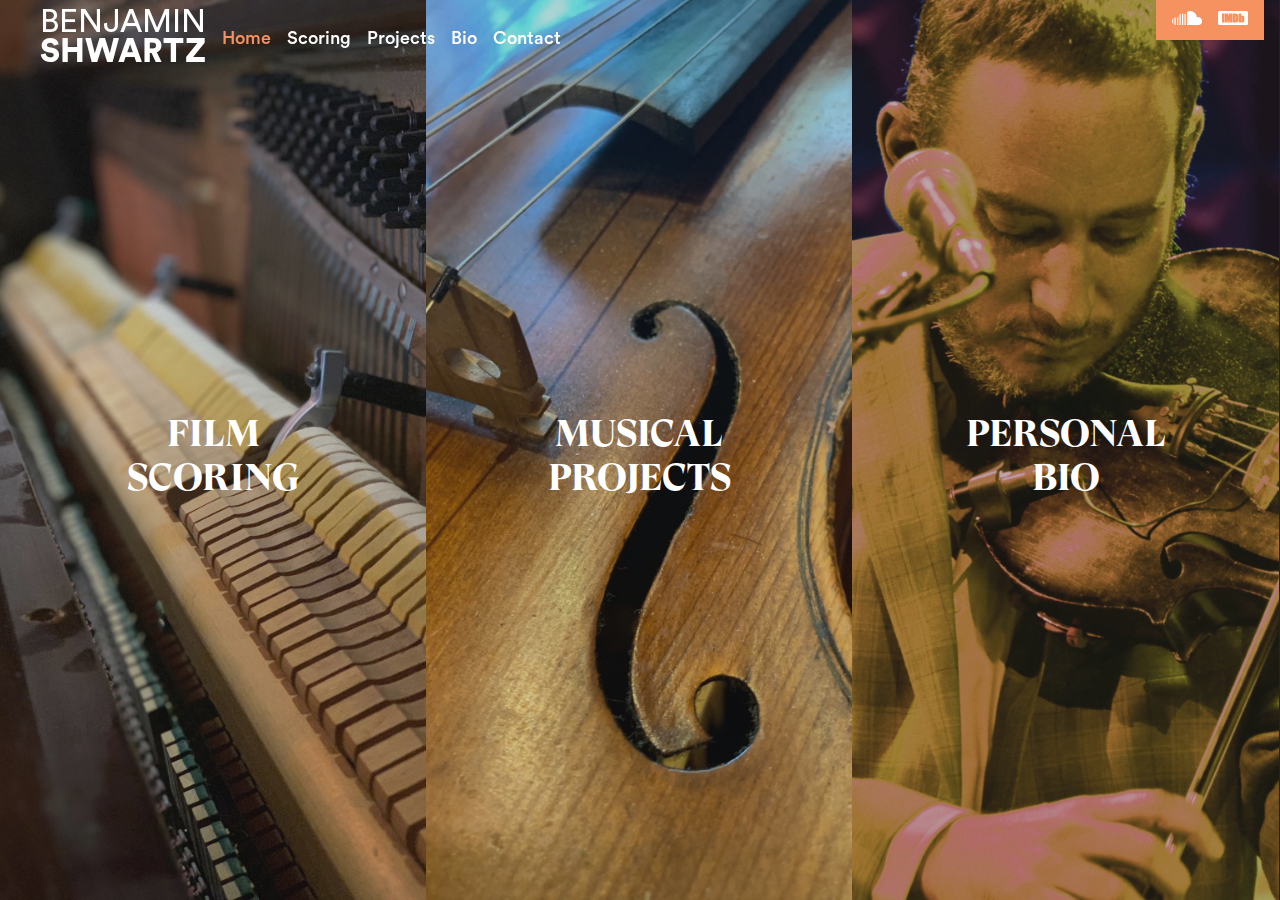
<file: index.html>
<!DOCTYPE html>
<!--  This site was created in Webflow. http://www.webflow.com  -->
<!--  Last Published: Mon Mar 30 2020 20:44:34 GMT+0000 (Coordinated Universal Time)  -->
<html data-wf-page="5e7e2feb15d3c57254b5001e" data-wf-site="5e6acba140b2ffb60e2bbc84">
<head>
  <meta charset="utf-8">
  <title>Benjamin Shwartz</title>
  <meta content="width=device-width, initial-scale=1" name="viewport">
  <meta content="Webflow" name="generator">
  <link href="css/normalize.css" rel="stylesheet" type="text/css">
  <link href="css/webflow.css" rel="stylesheet" type="text/css">
  <link href="css/benjamin-shwartz.webflow.css" rel="stylesheet" type="text/css">
  <!-- [if lt IE 9]><script src="https://cdnjs.cloudflare.com/ajax/libs/html5shiv/3.7.3/html5shiv.min.js" type="text/javascript"></script><![endif] -->
  <script type="text/javascript">!function(o,c){var n=c.documentElement,t=" w-mod-";n.className+=t+"js",("ontouchstart"in o||o.DocumentTouch&&c instanceof DocumentTouch)&&(n.className+=t+"touch")}(window,document);</script>
  <link href="images/favicon.png" rel="shortcut icon" type="image/x-icon">
  <link href="images/webclip.png" rel="apple-touch-icon">
</head>
<body class="body">
  <div class="navbar_home">
    <div class="div-block-14 hero">
      <div class="div-block-25">
        <a href="index.html" aria-current="page" class="w-inline-block w--current">
          <div class="text-block-9">Benjamin<br><span class="text-span-3">Shwartz</span></div>
        </a>
        <div data-collapse="medium" data-animation="over-right" data-duration="400" class="navbar w-nav">
          <nav role="navigation" class="nav-menu w-nav-menu"><a href="index.html" aria-current="page" class="nav-link-2 hero w-nav-link w--current">Home</a><a href="film-scoring.html" class="nav-link-2 hero w-nav-link">Scoring</a><a href="musical-projects.html" class="nav-link-2 hero w-nav-link">Projects</a><a href="personal-bio.html" class="nav-link-2 hero w-nav-link">Bio</a><a href="contact.html" class="nav-link-2 hero w-nav-link">Contact</a></nav>
          <div class="w-nav-button">
            <div class="text-block-7"></div>
          </div>
        </div>
      </div>
      <div class="div-block-15"><a href="#" class="link-block-3 wiki w-inline-block"><img src="images/Wikipedias_W.svg" alt="" class="image-6 home"></a><a href="https://soundcloud.com/bennyx75" target="_blank" class="link-block-3 w-inline-block"><img src="images/iconmonstr-soundcloud-1.svg" alt="" class="image-6 home"></a><a href="https://www.imdb.com/name/nm1667609/" target="_blank" class="link-block-3 w-inline-block"><img src="images/Exclusion-3.svg" alt="" class="image-6 home"></a></div>
    </div>
  </div>
  <div data-w-id="7345ddd1-8f08-e346-c52c-a7a512c110a1" class="section">
    <a href="film-scoring.html" class="pagetransition w-inline-block">
      <div data-w-id="ff23b189-5bac-c1db-1ee4-f4278296fd46" class="div-block-2 film">
        <h1 class="heading">Film <br>scoring</h1>
        <div class="div-block-26"></div>
      </div>
    </a>
    <a href="musical-projects.html" class="pagetransition w-inline-block">
      <div data-w-id="78e72321-13b3-9068-703c-7a187bb806e3" class="div-block-2 projects">
        <h1 class="heading">Musical<br>projects</h1>
        <div class="div-block-26"></div>
      </div>
    </a>
    <a href="personal-bio.html" class="pagetransition w-inline-block">
      <div data-w-id="a4561ef9-a426-c7cf-a1db-fd14a962f473" class="div-block-2 bio">
        <h1 class="heading">Personal<br>bio</h1>
        <div class="div-block-26"></div>
      </div>
    </a>
  </div>
  <script src="https://d3e54v103j8qbb.cloudfront.net/js/jquery-3.4.1.min.220afd743d.js?site=5e6acba140b2ffb60e2bbc84" type="text/javascript" integrity="sha256-CSXorXvZcTkaix6Yvo6HppcZGetbYMGWSFlBw8HfCJo=" crossorigin="anonymous"></script>
  <script src="js/webflow.js" type="text/javascript"></script>
  <!-- [if lte IE 9]><script src="https://cdnjs.cloudflare.com/ajax/libs/placeholders/3.0.2/placeholders.min.js"></script><![endif] -->
  <script>
  $('a.pagetransition').click(function (e) {
    e.preventDefault();                   // prevent default anchor behavior
    var goTo = this.getAttribute("href"); // store anchor href
    setTimeout(function(){
         window.location = goTo;
    },1000);       
});
</script>
</body>
</html>
</file>
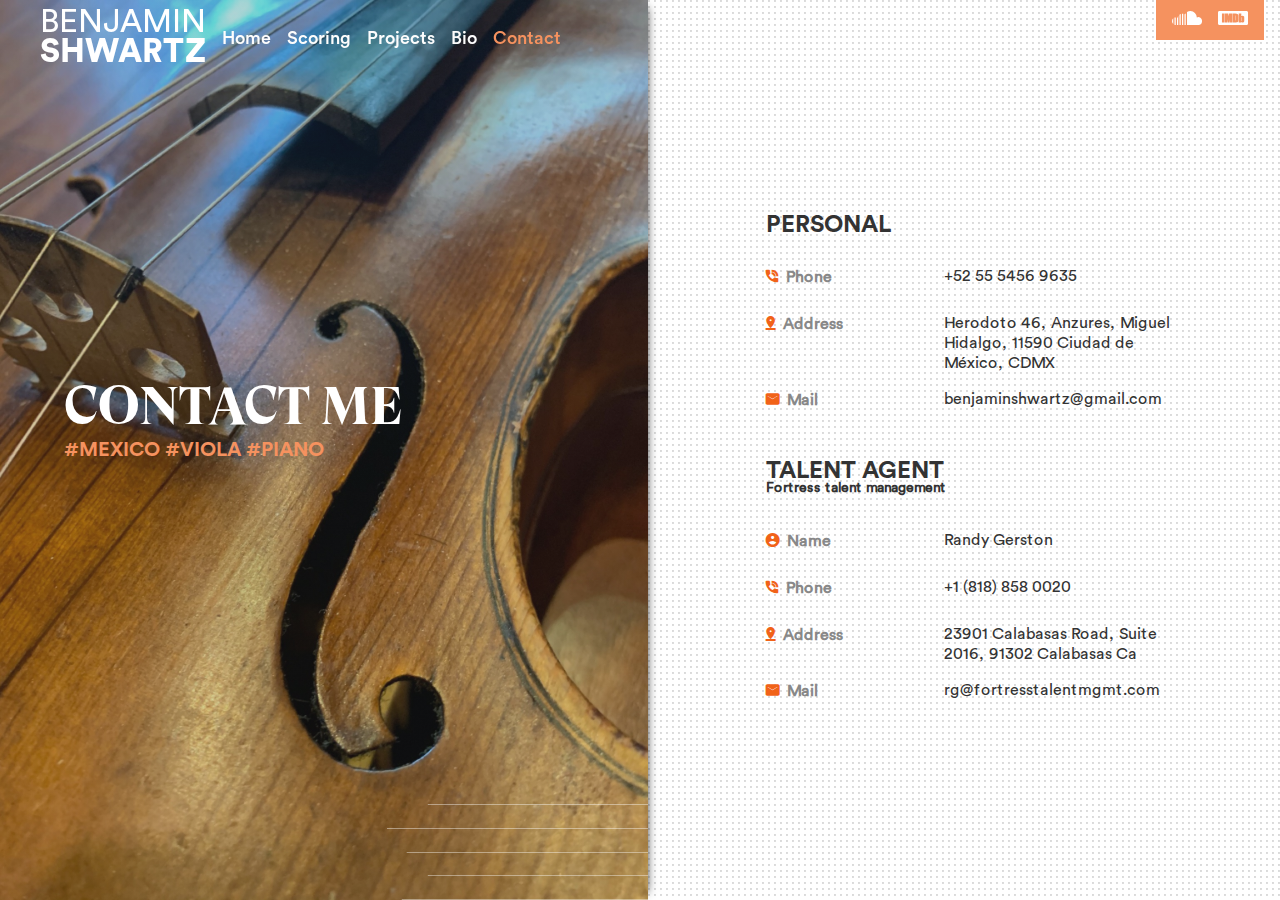
<file: contact.html>
<!DOCTYPE html>
<!--  This site was created in Webflow. http://www.webflow.com  -->
<!--  Last Published: Mon Mar 30 2020 20:44:34 GMT+0000 (Coordinated Universal Time)  -->
<html data-wf-page="5e7e2feb15d3c5e132b50025" data-wf-site="5e6acba140b2ffb60e2bbc84">
<head>
  <meta charset="utf-8">
  <title>Contact</title>
  <meta content="Contact" property="og:title">
  <meta content="width=device-width, initial-scale=1" name="viewport">
  <meta content="Webflow" name="generator">
  <link href="css/normalize.css" rel="stylesheet" type="text/css">
  <link href="css/webflow.css" rel="stylesheet" type="text/css">
  <link href="css/benjamin-shwartz.webflow.css" rel="stylesheet" type="text/css">
  <!-- [if lt IE 9]><script src="https://cdnjs.cloudflare.com/ajax/libs/html5shiv/3.7.3/html5shiv.min.js" type="text/javascript"></script><![endif] -->
  <script type="text/javascript">!function(o,c){var n=c.documentElement,t=" w-mod-";n.className+=t+"js",("ontouchstart"in o||o.DocumentTouch&&c instanceof DocumentTouch)&&(n.className+=t+"touch")}(window,document);</script>
  <link href="images/favicon.png" rel="shortcut icon" type="image/x-icon">
  <link href="images/webclip.png" rel="apple-touch-icon">
</head>
<body class="body">
  <div class="navbar_home">
    <div class="div-block-14 hero">
      <div class="div-block-25">
        <a href="index.html" class="w-inline-block">
          <div class="text-block-9">Benjamin<br><span class="text-span-3">Shwartz</span></div>
        </a>
        <div data-collapse="medium" data-animation="over-right" data-duration="400" class="navbar w-nav">
          <nav role="navigation" class="nav-menu w-nav-menu"><a href="index.html" class="nav-link-2 hero w-nav-link">Home</a><a href="film-scoring.html" class="nav-link-2 hero w-nav-link">Scoring</a><a href="musical-projects.html" class="nav-link-2 hero w-nav-link">Projects</a><a href="personal-bio.html" class="nav-link-2 hero w-nav-link">Bio</a><a href="contact.html" aria-current="page" class="nav-link-2 hero w-nav-link w--current">Contact</a></nav>
          <div class="w-nav-button">
            <div class="text-block-7"></div>
          </div>
        </div>
      </div>
      <div class="div-block-15"><a href="#" class="link-block-3 wiki w-inline-block"><img src="images/Wikipedias_W.svg" alt="" class="image-6 home"></a><a href="https://soundcloud.com/bennyx75" target="_blank" class="link-block-3 w-inline-block"><img src="images/iconmonstr-soundcloud-1.svg" alt="" class="image-6 home"></a><a href="https://www.imdb.com/name/nm1667609/" target="_blank" class="link-block-3 w-inline-block"><img src="images/Exclusion-3.svg" alt="" class="image-6 home"></a></div>
    </div>
  </div>
  <div class="div-block-6">
    <div class="_w-50 bg_black">
      <div class="div-block-7">
        <h1 class="heading-3">Contact me</h1>
        <h4 class="heading-4">#mexico #viola #piano</h4>
      </div><img src="images/Group-21.svg" alt="" class="image-7"></div>
    <div class="_w-50 right">
      <div class="div-block-16">
        <div class="line"></div>
        <div class="timeline_wrapper">
          <div class="div-block-11">
            <h5 class="heading-5">1994</h5>
            <div class="div-block-12"></div>
            <div class="text-block-3">Inicia sus estudios musicales a los 6 años de edad con clases de violín y de piano. En 1994 estudia Jazz y Blues en el KIT (Keyboard Institute of Technology) del Musicians Institute en Los Angeles, California con los maestros Henry Brewer y Cat Grey.</div>
          </div>
          <div class="div-block-11">
            <h5 class="heading-5">1997</h5>
            <div class="div-block-12"></div>
            <div class="text-block-3">Estudia la carrera de composición y armonía en el Centro de Investigación y Estudios Musicales con la maestra María Antonieta Lozano así como Viola con el maestro Boris Dinerchtein.</div>
          </div>
          <div class="div-block-11">
            <h5 class="heading-5">1998</h5>
            <div class="div-block-12"></div>
            <div class="text-block-3">Recibe el 8avo grado de teoría del Associated Board of Royal Schools of Music (ABRSM) de Londres, en 1999 el 8avo grado de Violín, en 2000 el 8avo grado de Viola, y en 2001 el grado de DIP ABRSM Viola de la misma institución.</div>
          </div>
          <div class="div-block-11">
            <h5 class="heading-5">2001</h5>
            <div class="div-block-12"></div>
            <div class="text-block-3">Por 3 años forma parte de la Orquesta Sinfónica Carlos Chávez como violista tocando en las principales salas de la ciudad de México como Bellas Artes y la Sala Nezahualcóyotl entre otras.</div>
          </div>
          <div class="div-block-11">
            <h5 class="heading-5">2003</h5>
            <div class="div-block-12"></div>
            <div class="text-block-3">Forma el grupo Klezmerson, actúa como compositor, director y productor. Ha grabado 6 discos. El grupo ha tocado en los principales festivales de la Republica Mexicana, Canada, Estados Unidos, Austria,Bosnia, Italia, Dinamarca, Suecia y Guatemala. Forma parte de la disquera Tzadik records de John Zorn.</div>
          </div>
          <div class="div-block-11">
            <h5 class="heading-5">2015</h5>
            <div class="div-block-12"></div>
            <div class="text-block-3">En 2015 compone produce y graba el disco Amon, de la serie Book of Angels volume 24, con musica de John Zorn.</div>
          </div>
          <div class="div-block-11">
            <h5 class="heading-5">2018</h5>
            <div class="div-block-12"></div>
            <div class="text-block-3">Compone y produce el disco Masada Book III, Book of Beriah, con música de John Zorn.</div>
          </div>
        </div>
      </div>
      <div class="div-block-23">
        <div class="div-block-22">
          <h3>Personal</h3>
        </div>
        <div class="div-block-22">
          <h5 class="heading-7"><span class="text-span-2"></span>  Phone</h5>
          <div class="text-block-8">+52 55 5456 9635</div>
        </div>
        <div class="div-block-22">
          <h5 class="heading-7"><span class="text-span-2"></span>  Address</h5>
          <div class="text-block-8">Herodoto 46, Anzures, Miguel Hidalgo, 11590 Ciudad de México, CDMX</div>
        </div>
        <div class="div-block-22">
          <h5 class="heading-7"><span class="text-span-2"></span>  Mail</h5>
          <div class="text-block-8">benjaminshwartz@gmail.com</div>
        </div>
        <div class="div-block-22">
          <h3>Talent agent</h3>
        </div>
        <h5 class="heading-11">Fortress talent management</h5>
        <div class="div-block-22">
          <h5 class="heading-7"><span class="text-span-2"></span>  Name</h5>
          <div class="text-block-8">Randy Gerston</div>
        </div>
        <div class="div-block-22">
          <h5 class="heading-7"><span class="text-span-2"></span>  Phone</h5>
          <div class="text-block-8">+1 (818) 858 0020</div>
        </div>
        <div class="div-block-22">
          <h5 class="heading-7"><span class="text-span-2"></span>  Address</h5>
          <div class="text-block-8">23901 Calabasas Road, Suite 2016, 91302 Calabasas Ca</div>
        </div>
        <div class="div-block-22">
          <h5 class="heading-7"><span class="text-span-2"></span>  Mail</h5>
          <div class="text-block-8">rg@fortresstalentmgmt.com</div>
        </div>
      </div>
    </div>
  </div>
  <script src="https://d3e54v103j8qbb.cloudfront.net/js/jquery-3.4.1.min.220afd743d.js?site=5e6acba140b2ffb60e2bbc84" type="text/javascript" integrity="sha256-CSXorXvZcTkaix6Yvo6HppcZGetbYMGWSFlBw8HfCJo=" crossorigin="anonymous"></script>
  <script src="js/webflow.js" type="text/javascript"></script>
  <!-- [if lte IE 9]><script src="https://cdnjs.cloudflare.com/ajax/libs/placeholders/3.0.2/placeholders.min.js"></script><![endif] -->
</body>
</html>
</file>
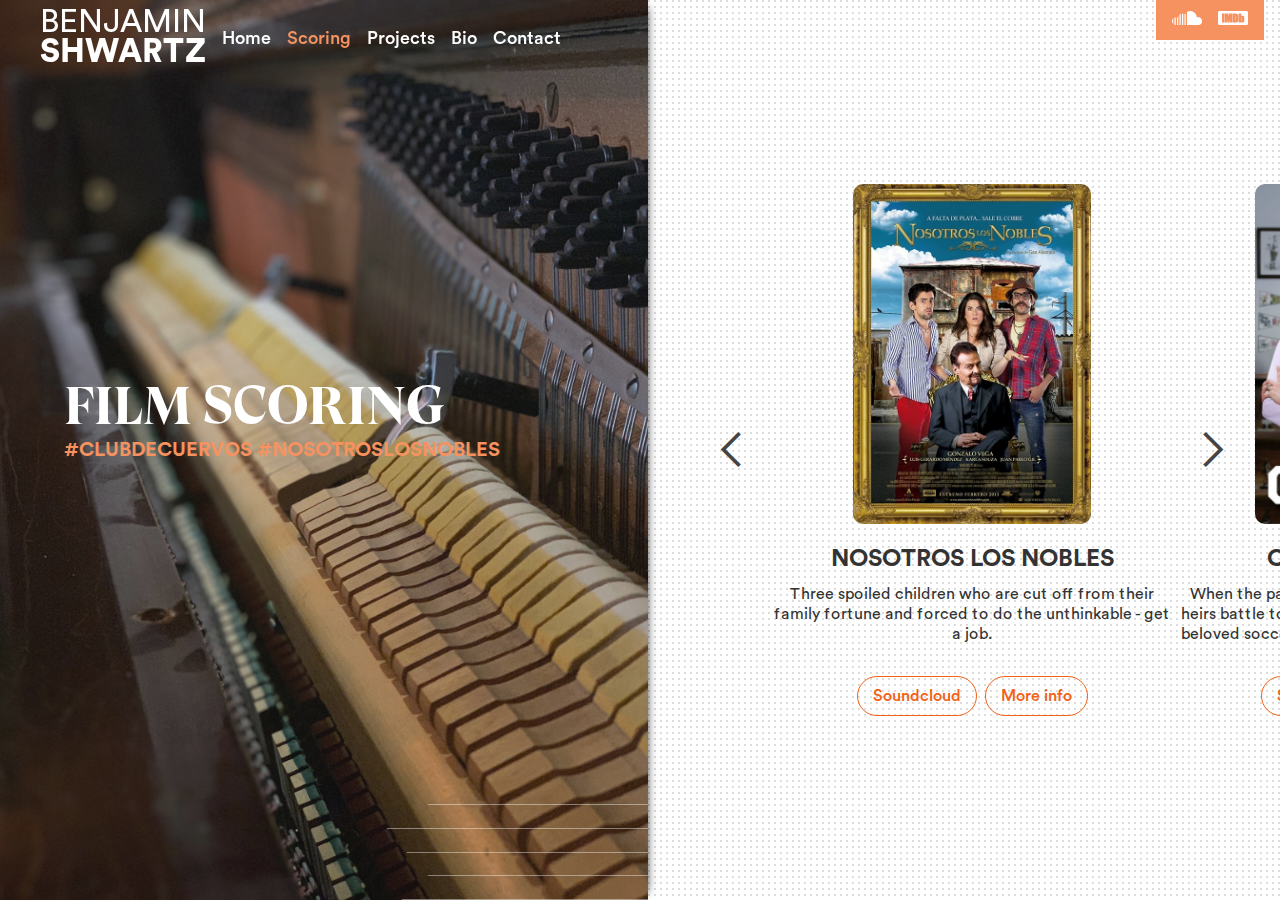
<file: film-scoring.html>
<!DOCTYPE html>
<!--  This site was created in Webflow. http://www.webflow.com  -->
<!--  Last Published: Mon Mar 30 2020 20:44:34 GMT+0000 (Coordinated Universal Time)  -->
<html data-wf-page="5e7e2feb15d3c5411fb50022" data-wf-site="5e6acba140b2ffb60e2bbc84">
<head>
  <meta charset="utf-8">
  <title>Film Scoring</title>
  <meta content="Film Scoring" property="og:title">
  <meta content="width=device-width, initial-scale=1" name="viewport">
  <meta content="Webflow" name="generator">
  <link href="css/normalize.css" rel="stylesheet" type="text/css">
  <link href="css/webflow.css" rel="stylesheet" type="text/css">
  <link href="css/benjamin-shwartz.webflow.css" rel="stylesheet" type="text/css">
  <!-- [if lt IE 9]><script src="https://cdnjs.cloudflare.com/ajax/libs/html5shiv/3.7.3/html5shiv.min.js" type="text/javascript"></script><![endif] -->
  <script type="text/javascript">!function(o,c){var n=c.documentElement,t=" w-mod-";n.className+=t+"js",("ontouchstart"in o||o.DocumentTouch&&c instanceof DocumentTouch)&&(n.className+=t+"touch")}(window,document);</script>
  <link href="images/favicon.png" rel="shortcut icon" type="image/x-icon">
  <link href="images/webclip.png" rel="apple-touch-icon">
</head>
<body class="body">
  <div class="navbar_home">
    <div class="div-block-14 hero">
      <div class="div-block-25">
        <a href="index.html" class="w-inline-block">
          <div class="text-block-9">Benjamin<br><span class="text-span-3">Shwartz</span></div>
        </a>
        <div data-collapse="medium" data-animation="over-right" data-duration="400" class="navbar w-nav">
          <nav role="navigation" class="nav-menu w-nav-menu"><a href="index.html" class="nav-link-2 hero w-nav-link">Home</a><a href="film-scoring.html" aria-current="page" class="nav-link-2 hero w-nav-link w--current">Scoring</a><a href="musical-projects.html" class="nav-link-2 hero w-nav-link">Projects</a><a href="personal-bio.html" class="nav-link-2 hero w-nav-link">Bio</a><a href="contact.html" class="nav-link-2 hero w-nav-link">Contact</a></nav>
          <div class="w-nav-button">
            <div class="text-block-7"></div>
          </div>
        </div>
      </div>
      <div class="div-block-15"><a href="#" class="link-block-3 wiki w-inline-block"><img src="images/Wikipedias_W.svg" alt="" class="image-6 home"></a><a href="https://soundcloud.com/bennyx75" target="_blank" class="link-block-3 w-inline-block"><img src="images/iconmonstr-soundcloud-1.svg" alt="" class="image-6 home"></a><a href="https://www.imdb.com/name/nm1667609/" target="_blank" class="link-block-3 w-inline-block"><img src="images/Exclusion-3.svg" alt="" class="image-6 home"></a></div>
    </div>
  </div>
  <div class="div-block-2 film film_loading">
    <div data-w-id="bb1b93fe-d13e-e78e-414a-454c4f0d45c1" data-animation-type="lottie" data-src="https://uploads-ssl.webflow.com/5e6acba140b2ffb60e2bbc84/5e73080d9c973adcc8d82914_398-snap-loader-white.json" data-loop="1" data-direction="1" data-autoplay="1" data-is-ix2-target="0" data-renderer="svg" data-default-duration="1.167834453600963" data-duration="0"></div>
    <div class="div-block-26 loader"></div>
  </div>
  <div class="div-block-6">
    <div class="_w-50 bg_black scoring">
      <div class="div-block-7">
        <h1 class="heading-3">Film scoring</h1>
        <h4 class="heading-4">#clubdecuervos #nosotroslosnobles</h4>
      </div><img src="images/Group-21.svg" alt="" class="image-7"></div>
    <div class="_w-50 right films">
      <div class="slider-container">
        <div class="slider-wrapper">
          <div data-animation="slide" data-easing="ease-out" data-duration="500" data-infinite="1" class="slider-2 w-slider">
            <div class="mask-2 w-slider-mask">
              <div class="slide w-slide">
                <div class="slide-content-wrapper"><img src="images/MV5BMTQ5MjQ0OTA4OF5BMl5BanBnXkFtZTcwNTkxODYyOQ._V1_SY1000_CR007021000_AL_.jpg" srcset="images/MV5BMTQ5MjQ0OTA4OF5BMl5BanBnXkFtZTcwNTkxODYyOQ._V1_SY1000_CR007021000_AL_-p-500.jpeg 500w, images/MV5BMTQ5MjQ0OTA4OF5BMl5BanBnXkFtZTcwNTkxODYyOQ._V1_SY1000_CR007021000_AL_.jpg 702w" sizes="(max-width: 479px) 175.5px, (max-width: 767px) 157.234375px, (max-width: 991px) 157.9375px, 238.671875px" alt="" class="image-4">
                  <h3>Nosotros los nobles</h3>
                  <div class="text-block-2">Three spoiled children who are cut off from their family fortune and forced to do the unthinkable - get a job.</div>
                  <div><a href="/musical-projects#nln" class="button-2 w-button">Soundcloud</a><a href="https://www.imdb.com/title/tt2222394/?ref_=nm_knf_i1" target="_blank" class="button-2 w-button">More info</a></div>
                </div>
              </div>
              <div class="slide w-slide">
                <div class="slide-content-wrapper"><img src="images/2189452x.jpg" srcset="images/2189452x-p-500.jpeg 500w, images/2189452x-p-800.jpeg 800w, images/2189452x.jpg 840w" sizes="(max-width: 479px) 178.40625px, (max-width: 767px) 159.859375px, (max-width: 991px) 160.5625px, 242.640625px" alt="" class="image-4">
                  <h3>Club de cuervos</h3>
                  <div class="text-block-2">When the patriarch of a prominent family dies, his heirs battle to determine who will gain control of his beloved soccer team: The Cuervos of Nuevo Toledo.</div>
                  <div><a href="/musical-projects#cdc" class="button-2 w-button">Soundcloud</a><a href="https://www.imdb.com/title/tt4680240/?ref_=nm_knf_i2" target="_blank" class="button-2 w-button">More info</a></div>
                </div>
              </div>
              <div class="slide w-slide">
                <div class="slide-content-wrapper"><img src="images/MV5BM2Y5Mzk5ZTQtMzM0NC00MWM3LTkwOGItNGExZGVlNjliMDI4XkEyXkFqcGdeQXVyMzUxMjkzMw._V1_SY1000_CR006991000_AL_.jpg" alt="" class="image-4">
                  <h3>KM31 - 2</h3>
                  <div class="text-block-2">The police officer Martin Ugalde is called to investigate a series of kidnappings in Mexico City of kids between 6 and 9 years old. Immediately, he realizes these abductions have a special link with the case seven years before.</div>
                  <div><a href="/musical-projects#km31" class="button-2 w-button">Soundcloud</a><a href="https://www.imdb.com/title/tt2718028/?ref_=nm_knf_i4" target="_blank" class="button-2 w-button">More info</a></div>
                </div>
              </div>
              <div class="slide w-slide">
                <div class="slide-content-wrapper"><img src="images/MV5BYTQxMmYzZjktOTc4OS00NWIzLWE2N2QtZmVmOWVmNzJiOWMxXkEyXkFqcGdeQXVyNzU2MDA1MA._V1_SY1000_CR006751000_AL_.jpg" alt="" class="image-4">
                  <h3>Como caído del cielo</h3>
                  <div class="text-block-2">Mexican legend Pedro Infante receives another opportunity on earth to redeem himself for his forays with women and earn heaven in the body of an imitator.</div>
                  <div><a href="https://www.imdb.com/title/tt10946934/?ref_=nm_flmg_com_1" target="_blank" class="button-2 w-button">More info</a></div>
                </div>
              </div>
              <div class="slide w-slide">
                <div class="slide-content-wrapper"><img src="images/MV5BM2FkYmExZjgtMmZlYS00Yzk0LTlkMjMtNzVjZjZiYTA0N2UxXkEyXkFqcGdeQXVyNjIwNzE2NDM._V1_SY1000_CR007001000_AL_.jpg" srcset="images/MV5BM2FkYmExZjgtMmZlYS00Yzk0LTlkMjMtNzVjZjZiYTA0N2UxXkEyXkFqcGdeQXVyNjIwNzE2NDM._V1_SY1000_CR007001000_AL_-p-500.jpeg 500w, images/MV5BM2FkYmExZjgtMmZlYS00Yzk0LTlkMjMtNzVjZjZiYTA0N2UxXkEyXkFqcGdeQXVyNjIwNzE2NDM._V1_SY1000_CR007001000_AL_.jpg 700w" sizes="(max-width: 479px) 175px, (max-width: 767px) 156.796875px, (max-width: 991px) 157.5px, 238px" alt="" class="image-4">
                  <h3>Mentada de padre</h3>
                  <div class="text-block-2">A wealthy father makes his four sons compete to get his money and properties.</div>
                  <div><a href="https://www.imdb.com/title/tt6507682/?ref_=nm_flmg_com_2" target="_blank" class="button-2 w-button">More info</a></div>
                </div>
              </div>
              <div class="slide w-slide">
                <div class="slide-content-wrapper"><img src="images/MV5BODMwYTAzMGYtZWQyOS00NmE4LWI5ODktMGI3YjU2NTYyNGFkXkEyXkFqcGdeQXVyNzU2MDA1MA._V1_SY1000_CR007021000_AL_.jpg" srcset="images/MV5BODMwYTAzMGYtZWQyOS00NmE4LWI5ODktMGI3YjU2NTYyNGFkXkEyXkFqcGdeQXVyNzU2MDA1MA._V1_SY1000_CR007021000_AL_-p-500.jpeg 500w, images/MV5BODMwYTAzMGYtZWQyOS00NmE4LWI5ODktMGI3YjU2NTYyNGFkXkEyXkFqcGdeQXVyNzU2MDA1MA._V1_SY1000_CR007021000_AL_.jpg 702w" sizes="(max-width: 479px) 175.5px, (max-width: 767px) 157.234375px, (max-width: 991px) 157.9375px, 238.671875px" alt="" class="image-4">
                  <h3>Más sabe el Diablo por viejo</h3>
                  <div class="text-block-2">It is a film that deals with the story of Teo, a young actor who will pretend to be an older adult and will go into an asylum where he will meet Dafne the caretaker of the place.</div>
                  <div><a href="https://www.imdb.com/title/tt8408848/?ref_=nm_flmg_com_3" target="_blank" class="button-2 w-button">More info</a></div>
                </div>
              </div>
              <div class="slide w-slide">
                <div class="slide-content-wrapper"><img src="images/MV5BZjE3MGRmMmUtMWUzOS00NmQwLTgzNzgtYWVjMTYwNjJmYWQzXkEyXkFqcGdeQXVyNjcwNDI4Nzc._V1_SY1000_CR007611000_AL_.jpg" alt="" class="image-4">
                  <h3>Dogma</h3>
                  <div class="text-block-2">The series tells the story of Bruno (Daniel Martínez), an investigator of supernatural events who is forced to work with Alicia (Iliana Fox), a theologian specializing in religious cults.</div>
                  <div><a href="https://www.imdb.com/title/tt6026086/?ref_=nm_flmg_com_5" target="_blank" class="button-2 w-button">More info</a></div>
                </div>
              </div>
              <div class="slide w-slide">
                <div class="slide-content-wrapper"><img src="images/MV5BODY1NTU0OTQ4OV5BMl5BanBnXkFtZTgwMTY5MTMyNjE._V1_SY1000_CR006621000_AL_.jpg" srcset="images/MV5BODY1NTU0OTQ4OV5BMl5BanBnXkFtZTgwMTY5MTMyNjE._V1_SY1000_CR006621000_AL_-p-500.jpeg 500w, images/MV5BODY1NTU0OTQ4OV5BMl5BanBnXkFtZTgwMTY5MTMyNjE._V1_SY1000_CR006621000_AL_.jpg 662w" sizes="(max-width: 479px) 165.5px, (max-width: 767px) 148.28125px, (max-width: 991px) 148.9375px, 225.078125px" alt="" class="image-4">
                  <h3 class="heading-8">Eddie Reynolds y Los Ángeles de Acero</h3>
                  <div class="text-block-2">They are not wild and crazy anymore, or at least they think so. Now, thanks to an offer nobody can&#x27;t refuse, they will try to recapture that old rock and roll magic and give themselves a second chance.</div>
                  <div><a href="https://www.imdb.com/title/tt3345450/?ref_=nm_flmg_com_8" target="_blank" class="button-2 w-button">More info</a></div>
                </div>
              </div>
              <div class="slide w-slide">
                <div class="slide-content-wrapper"><img src="images/MV5BMjIyMzg3NzA0M15BMl5BanBnXkFtZTgwMjUwMzQxMzE._V1_SY1000_CR007111000_AL_.jpg" srcset="images/MV5BMjIyMzg3NzA0M15BMl5BanBnXkFtZTgwMjUwMzQxMzE._V1_SY1000_CR007111000_AL_-p-500.jpeg 500w, images/MV5BMjIyMzg3NzA0M15BMl5BanBnXkFtZTgwMjUwMzQxMzE._V1_SY1000_CR007111000_AL_.jpg 711w" sizes="(max-width: 479px) 177.75px, (max-width: 767px) 159.25px, (max-width: 991px) 159.96875px, 241.734375px" alt="" class="image-4">
                  <h3 class="heading-8">Matria</h3>
                  <div class="text-block-2">My grandfather fought alongside Pancho Villa, became a Master Mason, was elected Congressman representing the state of Oaxaca three times, and led the National Charro Association.</div>
                  <div><a href="https://www.imdb.com/title/tt4004494/?ref_=nm_flmg_com_9" target="_blank" class="button-2 w-button">More info</a></div>
                </div>
              </div>
              <div class="slide w-slide">
                <div class="slide-content-wrapper"><img src="images/MV5BYjk5MTc5YjctMjIxYy00Y2Y2LWEyYjctZmRiZGU0ZjQ5NTNlXkEyXkFqcGdeQXVyMTk4MDgwNA._V1_SX562_CR00562999_AL_.jpg" alt="" class="image-4">
                  <h3 class="heading-8">El maestro prodigioso</h3>
                  <div class="text-block-2">Three stories, each one with a teacher as the protagonist of the struggle against the many deficiencies of our country&#x27;s educational system.</div>
                  <div><a href="https://www.imdb.com/title/tt1423591/?ref_=nm_flmg_com_11" target="_blank" class="button-2 w-button">More info</a></div>
                </div>
              </div>
              <div class="slide w-slide">
                <div class="slide-content-wrapper"><img src="images/MV5BMjY4NDI1N2EtOTM5Zi00OGNkLWExMjUtNjU0MTE0YTNiMWJhXkEyXkFqcGdeQXVyMTk4MDgwNA._V1_.jpg" srcset="images/MV5BMjY4NDI1N2EtOTM5Zi00OGNkLWExMjUtNjU0MTE0YTNiMWJhXkEyXkFqcGdeQXVyMTk4MDgwNA._V1_-p-500.jpeg 500w, images/MV5BMjY4NDI1N2EtOTM5Zi00OGNkLWExMjUtNjU0MTE0YTNiMWJhXkEyXkFqcGdeQXVyMTk4MDgwNA._V1_.jpg 640w" sizes="(max-width: 479px) 166.65625px, (max-width: 767px) 149.328125px, (max-width: 991px) 150px, 226.65625px" alt="" class="image-4">
                  <h3 class="heading-8">Hijas de su madre: Las Buenrostro</h3>
                  <div class="text-block-2">The women of a prosperous provincial family hide unsuspected secrets ranging from amorous entanglements to murder for mercy or greed.</div>
                  <div><a href="https://www.imdb.com/title/tt0419610/?ref_=nm_flmg_com_12" target="_blank" class="button-2 w-button">More info</a></div>
                </div>
              </div>
            </div>
            <div class="slider-left-arrow w-slider-arrow-left">
              <div class="slider-icon w-icon-slider-left"></div>
            </div>
            <div class="slider-right-arrow w-slider-arrow-right">
              <div class="slider-icon w-icon-slider-right"></div>
            </div>
            <div class="slide-nav w-slider-nav w-slider-nav-invert"></div>
          </div>
        </div>
      </div>
    </div>
  </div>
  <script src="https://d3e54v103j8qbb.cloudfront.net/js/jquery-3.4.1.min.220afd743d.js?site=5e6acba140b2ffb60e2bbc84" type="text/javascript" integrity="sha256-CSXorXvZcTkaix6Yvo6HppcZGetbYMGWSFlBw8HfCJo=" crossorigin="anonymous"></script>
  <script src="js/webflow.js" type="text/javascript"></script>
  <!-- [if lte IE 9]><script src="https://cdnjs.cloudflare.com/ajax/libs/placeholders/3.0.2/placeholders.min.js"></script><![endif] -->
</body>
</html>
</file>
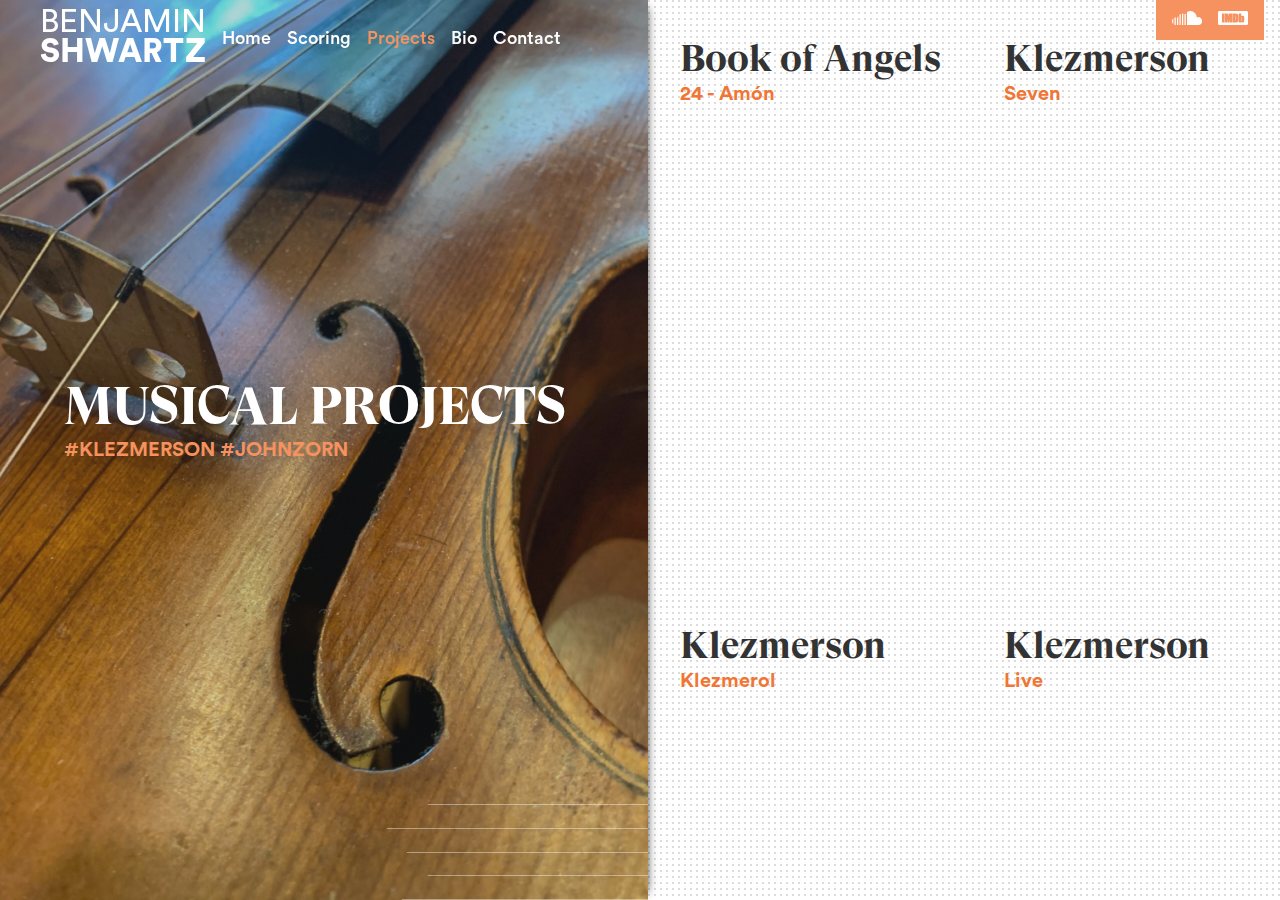
<file: musical-projects.html>
<!DOCTYPE html>
<!--  This site was created in Webflow. http://www.webflow.com  -->
<!--  Last Published: Mon Mar 30 2020 20:44:34 GMT+0000 (Coordinated Universal Time)  -->
<html data-wf-page="5e7e2feb15d3c518d5b50024" data-wf-site="5e6acba140b2ffb60e2bbc84">
<head>
  <meta charset="utf-8">
  <title>Musical Projects</title>
  <meta content="Musical Projects" property="og:title">
  <meta content="width=device-width, initial-scale=1" name="viewport">
  <meta content="Webflow" name="generator">
  <link href="css/normalize.css" rel="stylesheet" type="text/css">
  <link href="css/webflow.css" rel="stylesheet" type="text/css">
  <link href="css/benjamin-shwartz.webflow.css" rel="stylesheet" type="text/css">
  <!-- [if lt IE 9]><script src="https://cdnjs.cloudflare.com/ajax/libs/html5shiv/3.7.3/html5shiv.min.js" type="text/javascript"></script><![endif] -->
  <script type="text/javascript">!function(o,c){var n=c.documentElement,t=" w-mod-";n.className+=t+"js",("ontouchstart"in o||o.DocumentTouch&&c instanceof DocumentTouch)&&(n.className+=t+"touch")}(window,document);</script>
  <link href="images/favicon.png" rel="shortcut icon" type="image/x-icon">
  <link href="images/webclip.png" rel="apple-touch-icon">
</head>
<body class="body">
  <div class="navbar_home">
    <div class="div-block-14 hero">
      <div class="div-block-25">
        <a href="index.html" class="w-inline-block">
          <div class="text-block-9">Benjamin<br><span class="text-span-3">Shwartz</span></div>
        </a>
        <div data-collapse="medium" data-animation="over-right" data-duration="400" class="navbar w-nav">
          <nav role="navigation" class="nav-menu w-nav-menu"><a href="index.html" class="nav-link-2 hero w-nav-link">Home</a><a href="film-scoring.html" class="nav-link-2 hero w-nav-link">Scoring</a><a href="musical-projects.html" aria-current="page" class="nav-link-2 hero w-nav-link w--current">Projects</a><a href="personal-bio.html" class="nav-link-2 hero w-nav-link">Bio</a><a href="contact.html" class="nav-link-2 hero w-nav-link">Contact</a></nav>
          <div class="w-nav-button">
            <div class="text-block-7"></div>
          </div>
        </div>
      </div>
      <div class="div-block-15"><a href="#" class="link-block-3 wiki w-inline-block"><img src="images/Wikipedias_W.svg" alt="" class="image-6 home"></a><a href="https://soundcloud.com/bennyx75" target="_blank" class="link-block-3 w-inline-block"><img src="images/iconmonstr-soundcloud-1.svg" alt="" class="image-6 home"></a><a href="https://www.imdb.com/name/nm1667609/" target="_blank" class="link-block-3 w-inline-block"><img src="images/Exclusion-3.svg" alt="" class="image-6 home"></a></div>
    </div>
  </div>
  <div class="div-block-2 projects loading_projects">
    <div data-w-id="841bc895-7d31-1d5c-e39e-89fcc6544285" data-animation-type="lottie" data-src="https://uploads-ssl.webflow.com/5e6acba140b2ffb60e2bbc84/5e73080d9c973adcc8d82914_398-snap-loader-white.json" data-loop="1" data-direction="1" data-autoplay="1" data-is-ix2-target="0" data-renderer="svg" data-default-duration="1.167834453600963" data-duration="0"></div>
    <div class="div-block-26 loader"></div>
  </div>
  <div class="div-block-6">
    <div class="_w-50 bg_black">
      <div class="div-block-7">
        <h1 class="heading-3">Musical projects</h1>
        <h4 class="heading-4">#klezmerson #johnzorn</h4>
      </div><img src="images/Group-21.svg" alt="" class="image-7"></div>
    <div class="_w-50 right projects">
      <div class="div-block-13">
        <div class="div-block-27">
          <div class="div-block-28">
            <h1 class="heading-9">Book of Angels</h1>
            <h4 class="heading-10">24 - Amón</h4>
          </div>
          <div class="w-embed w-iframe"><iframe width="100%" height="450" scrolling="no" frameborder="no" allow="autoplay" src="https://w.soundcloud.com/player/?url=https%3A//api.soundcloud.com/playlists/152724121&color=%23f5925f&auto_play=false&hide_related=false&show_comments=true&show_user=true&show_reposts=false&show_teaser=true"></iframe></div>
        </div>
        <div class="div-block-27">
          <div class="div-block-28">
            <h1 class="heading-9">Klezmerson</h1>
            <h4 class="heading-10">Seven</h4>
          </div>
          <div class="w-embed w-iframe"><iframe width="100%" height="450" scrolling="no" frameborder="no" allow="autoplay" src="https://w.soundcloud.com/player/?url=https%3A//api.soundcloud.com/playlists/1010774017&color=%23f5925f&auto_play=false&hide_related=false&show_comments=true&show_user=true&show_reposts=false&show_teaser=true"></iframe></div>
        </div>
        <div class="div-block-27">
          <div class="div-block-28">
            <h1 class="heading-9">Klezmerson</h1>
            <h4 class="heading-10">Klezmerol</h4>
          </div>
          <div class="w-embed w-iframe"><iframe width="100%" height="450" scrolling="no" frameborder="no" allow="autoplay" src="https://w.soundcloud.com/player/?url=https%3A//api.soundcloud.com/playlists/1010791636&color=%23f5925f&auto_play=false&hide_related=false&show_comments=true&show_user=true&show_reposts=false&show_teaser=true"></iframe></div>
        </div>
        <div class="div-block-27">
          <div class="div-block-28">
            <h1 class="heading-9">Klezmerson</h1>
            <h4 class="heading-10">Live</h4>
          </div>
          <div class="w-embed w-iframe"><iframe width="100%" height="450" scrolling="no" frameborder="no" allow="autoplay" src="https://w.soundcloud.com/player/?url=https%3A//api.soundcloud.com/playlists/1010782519&color=%23f5925f&auto_play=false&hide_related=false&show_comments=true&show_user=true&show_reposts=false&show_teaser=true"></iframe></div>
        </div>
        <div class="div-block-27">
          <div class="div-block-28">
            <h1 class="heading-9">Klezmerson</h1>
            <h4 class="heading-10">l</h4>
          </div>
          <div class="w-embed w-iframe"><iframe width="100%" height="450" scrolling="no" frameborder="no" allow="autoplay" src="https://w.soundcloud.com/player/?url=https%3A//api.soundcloud.com/playlists/152714202&color=%23f5925f&auto_play=false&hide_related=false&show_comments=true&show_user=true&show_reposts=false&show_teaser=true"></iframe></div>
        </div>
        <div id="cdc" class="div-block-27">
          <div class="div-block-28">
            <h1 class="heading-9">Club de Cuervos</h1>
            <h4 class="heading-10">OST</h4>
          </div>
          <div class="w-embed w-iframe"><iframe width="100%" height="450" scrolling="no" frameborder="no" allow="autoplay" src="https://w.soundcloud.com/player/?url=https%3A//api.soundcloud.com/playlists/1010775190&color=%23f5925f&auto_play=false&hide_related=false&show_comments=true&show_user=true&show_reposts=false&show_teaser=true"></iframe></div>
        </div>
        <div id="nln" class="div-block-27">
          <div class="div-block-28">
            <h1 class="heading-9">Nosotros los nobles</h1>
            <h4 class="heading-10">OST</h4>
          </div>
          <div class="w-embed w-iframe"><iframe width="100%" height="450" scrolling="no" frameborder="no" allow="autoplay" src="https://w.soundcloud.com/player/?url=https%3A//api.soundcloud.com/playlists/152719593&color=%23f5925f&auto_play=false&hide_related=false&show_comments=true&show_user=true&show_reposts=false&show_teaser=true"></iframe></div>
        </div>
        <div id="km31" class="div-block-27">
          <div class="div-block-28">
            <h1 class="heading-9">KM 31 - 2</h1>
            <h4 class="heading-10">OST</h4>
          </div>
          <div class="w-embed w-iframe"><iframe width="100%" height="450" scrolling="no" frameborder="no" allow="autoplay" src="https://w.soundcloud.com/player/?url=https%3A//api.soundcloud.com/playlists/1010777707&color=%23f5925f&auto_play=false&hide_related=false&show_comments=true&show_user=true&show_reposts=false&show_teaser=true"></iframe></div>
        </div>
      </div>
    </div>
  </div>
  <script src="https://d3e54v103j8qbb.cloudfront.net/js/jquery-3.4.1.min.220afd743d.js?site=5e6acba140b2ffb60e2bbc84" type="text/javascript" integrity="sha256-CSXorXvZcTkaix6Yvo6HppcZGetbYMGWSFlBw8HfCJo=" crossorigin="anonymous"></script>
  <script src="js/webflow.js" type="text/javascript"></script>
  <!-- [if lte IE 9]><script src="https://cdnjs.cloudflare.com/ajax/libs/placeholders/3.0.2/placeholders.min.js"></script><![endif] -->
</body>
</html>
</file>
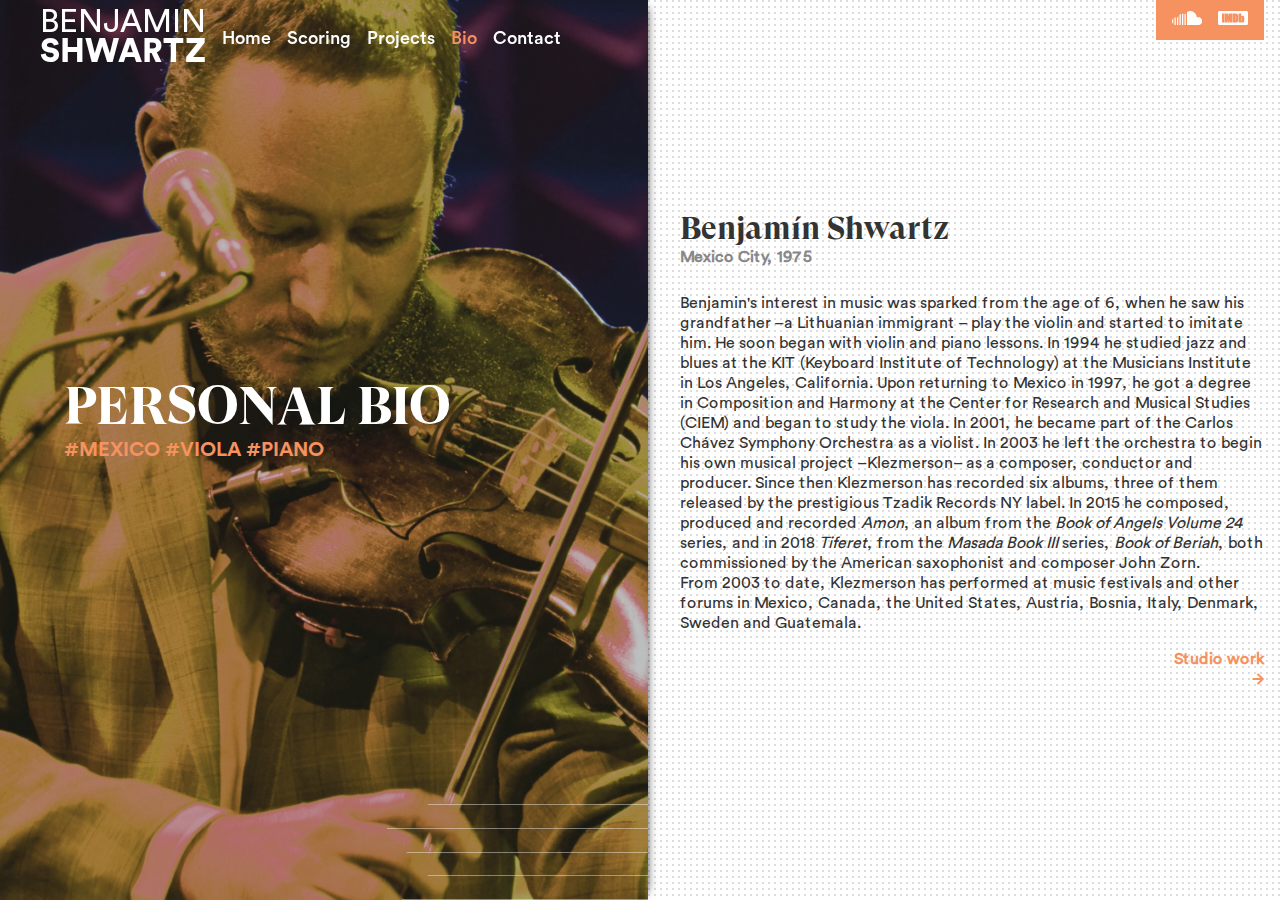
<file: personal-bio.html>
<!DOCTYPE html>
<!--  This site was created in Webflow. http://www.webflow.com  -->
<!--  Last Published: Mon Mar 30 2020 20:44:34 GMT+0000 (Coordinated Universal Time)  -->
<html data-wf-page="5e7e2feb15d3c56850b50023" data-wf-site="5e6acba140b2ffb60e2bbc84">
<head>
  <meta charset="utf-8">
  <title>Personal Bio</title>
  <meta content="Personal Bio" property="og:title">
  <meta content="width=device-width, initial-scale=1" name="viewport">
  <meta content="Webflow" name="generator">
  <link href="css/normalize.css" rel="stylesheet" type="text/css">
  <link href="css/webflow.css" rel="stylesheet" type="text/css">
  <link href="css/benjamin-shwartz.webflow.css" rel="stylesheet" type="text/css">
  <!-- [if lt IE 9]><script src="https://cdnjs.cloudflare.com/ajax/libs/html5shiv/3.7.3/html5shiv.min.js" type="text/javascript"></script><![endif] -->
  <script type="text/javascript">!function(o,c){var n=c.documentElement,t=" w-mod-";n.className+=t+"js",("ontouchstart"in o||o.DocumentTouch&&c instanceof DocumentTouch)&&(n.className+=t+"touch")}(window,document);</script>
  <link href="images/favicon.png" rel="shortcut icon" type="image/x-icon">
  <link href="images/webclip.png" rel="apple-touch-icon">
</head>
<body class="body">
  <div class="navbar_home">
    <div class="div-block-14 hero">
      <div class="div-block-25">
        <a href="index.html" class="w-inline-block">
          <div class="text-block-9">Benjamin<br><span class="text-span-3">Shwartz</span></div>
        </a>
        <div data-collapse="medium" data-animation="over-right" data-duration="400" class="navbar w-nav">
          <nav role="navigation" class="nav-menu w-nav-menu"><a href="index.html" class="nav-link-2 hero w-nav-link">Home</a><a href="film-scoring.html" class="nav-link-2 hero w-nav-link">Scoring</a><a href="musical-projects.html" class="nav-link-2 hero w-nav-link">Projects</a><a href="personal-bio.html" aria-current="page" class="nav-link-2 hero w-nav-link w--current">Bio</a><a href="contact.html" class="nav-link-2 hero w-nav-link">Contact</a></nav>
          <div class="w-nav-button">
            <div class="text-block-7"></div>
          </div>
        </div>
      </div>
      <div class="div-block-15"><a href="#" class="link-block-3 wiki w-inline-block"><img src="images/Wikipedias_W.svg" alt="" class="image-6 home"></a><a href="https://soundcloud.com/bennyx75" target="_blank" class="link-block-3 w-inline-block"><img src="images/iconmonstr-soundcloud-1.svg" alt="" class="image-6 home"></a><a href="https://www.imdb.com/name/nm1667609/" target="_blank" class="link-block-3 w-inline-block"><img src="images/Exclusion-3.svg" alt="" class="image-6 home"></a></div>
    </div>
  </div>
  <div class="div-block-2 bio loading_bio">
    <div data-w-id="755cc077-1b3b-1127-d231-06ecab56720f" data-animation-type="lottie" data-src="https://uploads-ssl.webflow.com/5e6acba140b2ffb60e2bbc84/5e73080d9c973adcc8d82914_398-snap-loader-white.json" data-loop="1" data-direction="1" data-autoplay="1" data-is-ix2-target="0" data-renderer="svg" data-default-duration="1.167834453600963" data-duration="0"></div>
    <div class="div-block-26 loader"></div>
  </div>
  <div class="div-block-6">
    <div class="_w-50 bg_black bio">
      <div class="div-block-7">
        <h1 class="heading-3">Personal bio</h1>
        <h4 class="heading-4">#mexico #viola #piano</h4>
      </div><img src="images/Group-21.svg" alt="" class="image-7"></div>
    <div class="_w-50 right bio">
      <div class="div-block-19">
        <h2 class="heading-6">Benjamín Shwartz</h2>
        <h5 class="heading-7">Mexico City, 1975</h5>
      </div>
      <div class="div-block-20">
        <div class="text-block-4">Benjamin&#x27;s interest in music was sparked from the age of 6, when he saw his grandfather –a Lithuanian immigrant – play the violin and started to imitate him. He soon began with violin and piano lessons. In 1994 he studied jazz and blues at the KIT (Keyboard Institute of Technology) at the Musicians Institute in Los Angeles, California. Upon returning to Mexico in 1997, he got a degree in Composition and Harmony at the Center for Research and Musical Studies (CIEM) and began to study the viola. In 2001, he became part of the Carlos Chávez Symphony Orchestra as a violist. In 2003 he left the orchestra to begin his own musical project –Klezmerson– as a composer, conductor and producer. Since then Klezmerson has recorded six albums, three of them released by the prestigious Tzadik Records NY label. In 2015 he composed, produced and recorded <em>Amon</em>, an album from the <em>Book of Angels Volume 24 </em>series, and in 2018 <em>Tiferet</em>, from the <em>Masada Book III</em> series, <em>Book of Beriah</em>, both commissioned by the American saxophonist and composer John Zorn.<br>From 2003 to date, Klezmerson has performed at music festivals and other forums in Mexico, Canada, the United States, Austria, Bosnia, Italy, Denmark, Sweden and Guatemala.<br></div>
        <a data-w-id="24bcefef-5594-f12d-8526-e954c07fd3f1" href="musical-projects.html" class="link-block-5 w-inline-block">
          <div class="text-block-5">Studio work</div>
          <div class="text-block-6"></div>
        </a>
        <a data-w-id="24bcefef-5594-f12d-8526-e954c07fd3f8" href="film-scoring.html" class="link-block-5 hidden w-inline-block">
          <div class="text-block-5">Movie projects</div>
          <div class="text-block-6"></div>
        </a>
      </div>
    </div>
  </div>
  <script src="https://d3e54v103j8qbb.cloudfront.net/js/jquery-3.4.1.min.220afd743d.js?site=5e6acba140b2ffb60e2bbc84" type="text/javascript" integrity="sha256-CSXorXvZcTkaix6Yvo6HppcZGetbYMGWSFlBw8HfCJo=" crossorigin="anonymous"></script>
  <script src="js/webflow.js" type="text/javascript"></script>
  <!-- [if lte IE 9]><script src="https://cdnjs.cloudflare.com/ajax/libs/placeholders/3.0.2/placeholders.min.js"></script><![endif] -->
</body>
</html>
</file>
<file: css/webflow.css>
@font-face {
  font-family: 'webflow-icons';
  src: url("[data-uri]") format('truetype');
  font-weight: normal;
  font-style: normal;
}
[class^="w-icon-"],
[class*=" w-icon-"] {
  /* use !important to prevent issues with browser extensions that change fonts */
  font-family: 'webflow-icons' !important;
  speak: none;
  font-style: normal;
  font-weight: normal;
  font-variant: normal;
  text-transform: none;
  line-height: 1;
  /* Better Font Rendering =========== */
  -webkit-font-smoothing: antialiased;
  -moz-osx-font-smoothing: grayscale;
}
.w-icon-slider-right:before {
  content: "\e600";
}
.w-icon-slider-left:before {
  content: "\e601";
}
.w-icon-nav-menu:before {
  content: "\e602";
}
.w-icon-arrow-down:before,
.w-icon-dropdown-toggle:before {
  content: "\e603";
}
.w-icon-file-upload-remove:before {
  content: "\e900";
}
.w-icon-file-upload-icon:before {
  content: "\e903";
}
* {
  -webkit-box-sizing: border-box;
  -moz-box-sizing: border-box;
  box-sizing: border-box;
}
html {
  height: 100%;
}
body {
  margin: 0;
  min-height: 100%;
  background-color: #fff;
  font-family: Arial, sans-serif;
  font-size: 14px;
  line-height: 20px;
  color: #333;
}
img {
  max-width: 100%;
  vertical-align: middle;
  display: inline-block;
}
html.w-mod-touch * {
  background-attachment: scroll !important;
}
.w-block {
  display: block;
}
.w-inline-block {
  max-width: 100%;
  display: inline-block;
}
.w-clearfix:before,
.w-clearfix:after {
  content: " ";
  display: table;
  grid-column-start: 1;
  grid-row-start: 1;
  grid-column-end: 2;
  grid-row-end: 2;
}
.w-clearfix:after {
  clear: both;
}
.w-hidden {
  display: none;
}
.w-button {
  display: inline-block;
  padding: 9px 15px;
  background-color: #3898EC;
  color: white;
  border: 0;
  line-height: inherit;
  text-decoration: none;
  cursor: pointer;
  border-radius: 0;
}
input.w-button {
  -webkit-appearance: button;
}
html[data-w-dynpage] [data-w-cloak] {
  color: transparent !important;
}
.w-webflow-badge,
.w-webflow-badge * {
  position: static;
  left: auto;
  top: auto;
  right: auto;
  bottom: auto;
  z-index: auto;
  display: block;
  visibility: visible;
  overflow: visible;
  overflow-x: visible;
  overflow-y: visible;
  box-sizing: border-box;
  width: auto;
  height: auto;
  max-height: none;
  max-width: none;
  min-height: 0;
  min-width: 0;
  margin: 0;
  padding: 0;
  float: none;
  clear: none;
  border: 0 none transparent;
  border-radius: 0;
  background: none;
  background-image: none;
  background-position: 0% 0%;
  background-size: auto auto;
  background-repeat: repeat;
  background-origin: padding-box;
  background-clip: border-box;
  background-attachment: scroll;
  background-color: transparent;
  box-shadow: none;
  opacity: 1.0;
  transform: none;
  transition: none;
  direction: ltr;
  font-family: inherit;
  font-weight: inherit;
  color: inherit;
  font-size: inherit;
  line-height: inherit;
  font-style: inherit;
  font-variant: inherit;
  text-align: inherit;
  letter-spacing: inherit;
  text-decoration: inherit;
  text-indent: 0;
  text-transform: inherit;
  list-style-type: disc;
  text-shadow: none;
  font-smoothing: auto;
  vertical-align: baseline;
  cursor: inherit;
  white-space: inherit;
  word-break: normal;
  word-spacing: normal;
  word-wrap: normal;
}
.w-webflow-badge {
  position: fixed !important;
  display: inline-block !important;
  visibility: visible !important;
  opacity: 1 !important;
  z-index: 2147483647 !important;
  top: auto !important;
  right: 12px !important;
  bottom: 12px !important;
  left: auto !important;
  color: #AAADB0 !important;
  background-color: #fff !important;
  border-radius: 3px !important;
  padding: 6px 8px 6px 6px !important;
  font-size: 12px !important;
  opacity: 1.0 !important;
  line-height: 14px !important;
  text-decoration: none !important;
  transform: none !important;
  margin: 0 !important;
  width: auto !important;
  height: auto !important;
  overflow: visible !important;
  white-space: nowrap;
  box-shadow: 0 0 0 1px rgba(0, 0, 0, 0.1), 0px 1px 3px rgba(0, 0, 0, 0.1);
  cursor: pointer;
}
.w-webflow-badge > img {
  display: inline-block !important;
  visibility: visible !important;
  opacity: 1 !important;
  vertical-align: middle !important;
}
h1,
h2,
h3,
h4,
h5,
h6 {
  font-weight: bold;
  margin-bottom: 10px;
}
h1 {
  font-size: 38px;
  line-height: 44px;
  margin-top: 20px;
}
h2 {
  font-size: 32px;
  line-height: 36px;
  margin-top: 20px;
}
h3 {
  font-size: 24px;
  line-height: 30px;
  margin-top: 20px;
}
h4 {
  font-size: 18px;
  line-height: 24px;
  margin-top: 10px;
}
h5 {
  font-size: 14px;
  line-height: 20px;
  margin-top: 10px;
}
h6 {
  font-size: 12px;
  line-height: 18px;
  margin-top: 10px;
}
p {
  margin-top: 0;
  margin-bottom: 10px;
}
blockquote {
  margin: 0 0 10px 0;
  padding: 10px 20px;
  border-left: 5px solid #E2E2E2;
  font-size: 18px;
  line-height: 22px;
}
figure {
  margin: 0;
  margin-bottom: 10px;
}
figcaption {
  margin-top: 5px;
  text-align: center;
}
ul,
ol {
  margin-top: 0px;
  margin-bottom: 10px;
  padding-left: 40px;
}
.w-list-unstyled {
  padding-left: 0;
  list-style: none;
}
.w-embed:before,
.w-embed:after {
  content: " ";
  display: table;
  grid-column-start: 1;
  grid-row-start: 1;
  grid-column-end: 2;
  grid-row-end: 2;
}
.w-embed:after {
  clear: both;
}
.w-video {
  width: 100%;
  position: relative;
  padding: 0;
}
.w-video iframe,
.w-video object,
.w-video embed {
  position: absolute;
  top: 0;
  left: 0;
  width: 100%;
  height: 100%;
}
fieldset {
  padding: 0;
  margin: 0;
  border: 0;
}
button,
html input[type="button"],
input[type="reset"] {
  border: 0;
  cursor: pointer;
  -webkit-appearance: button;
}
.w-form {
  margin: 0 0 15px;
}
.w-form-done {
  display: none;
  padding: 20px;
  text-align: center;
  background-color: #dddddd;
}
.w-form-fail {
  display: none;
  margin-top: 10px;
  padding: 10px;
  background-color: #ffdede;
}
label {
  display: block;
  margin-bottom: 5px;
  font-weight: bold;
}
.w-input,
.w-select {
  display: block;
  width: 100%;
  height: 38px;
  padding: 8px 12px;
  margin-bottom: 10px;
  font-size: 14px;
  line-height: 1.428571429;
  color: #333333;
  vertical-align: middle;
  background-color: #ffffff;
  border: 1px solid #cccccc;
}
.w-input:-moz-placeholder,
.w-select:-moz-placeholder {
  color: #999;
}
.w-input::-moz-placeholder,
.w-select::-moz-placeholder {
  color: #999;
  opacity: 1;
}
.w-input:-ms-input-placeholder,
.w-select:-ms-input-placeholder {
  color: #999;
}
.w-input::-webkit-input-placeholder,
.w-select::-webkit-input-placeholder {
  color: #999;
}
.w-input:focus,
.w-select:focus {
  border-color: #3898EC;
  outline: 0;
}
.w-input[disabled],
.w-select[disabled],
.w-input[readonly],
.w-select[readonly],
fieldset[disabled] .w-input,
fieldset[disabled] .w-select {
  cursor: not-allowed;
  background-color: #eeeeee;
}
textarea.w-input,
textarea.w-select {
  height: auto;
}
.w-select {
  background-color: #f3f3f3;
}
.w-select[multiple] {
  height: auto;
}
.w-form-label {
  display: inline-block;
  cursor: pointer;
  font-weight: normal;
  margin-bottom: 0px;
}
.w-radio {
  display: block;
  margin-bottom: 5px;
  padding-left: 20px;
}
.w-radio:before,
.w-radio:after {
  content: " ";
  display: table;
  grid-column-start: 1;
  grid-row-start: 1;
  grid-column-end: 2;
  grid-row-end: 2;
}
.w-radio:after {
  clear: both;
}
.w-radio-input {
  margin: 4px 0 0;
  margin-top: 1px \9;
  line-height: normal;
  float: left;
  margin-left: -20px;
}
.w-radio-input {
  margin-top: 3px;
}
.w-file-upload {
  display: block;
  margin-bottom: 10px;
}
.w-file-upload-input {
  width: 0.1px;
  height: 0.1px;
  opacity: 0;
  overflow: hidden;
  position: absolute;
  z-index: -100;
}
.w-file-upload-default,
.w-file-upload-uploading,
.w-file-upload-success {
  display: inline-block;
  color: #333333;
}
.w-file-upload-error {
  display: block;
  margin-top: 10px;
}
.w-file-upload-default.w-hidden,
.w-file-upload-uploading.w-hidden,
.w-file-upload-error.w-hidden,
.w-file-upload-success.w-hidden {
  display: none;
}
.w-file-upload-uploading-btn {
  display: flex;
  font-size: 14px;
  font-weight: normal;
  cursor: pointer;
  margin: 0;
  padding: 8px 12px;
  border: 1px solid #cccccc;
  background-color: #fafafa;
}
.w-file-upload-file {
  display: flex;
  flex-grow: 1;
  justify-content: space-between;
  margin: 0;
  padding: 8px 9px 8px 11px;
  border: 1px solid #cccccc;
  background-color: #fafafa;
}
.w-file-upload-file-name {
  font-size: 14px;
  font-weight: normal;
  display: block;
}
.w-file-remove-link {
  margin-top: 3px;
  margin-left: 10px;
  width: auto;
  height: auto;
  padding: 3px;
  display: block;
  cursor: pointer;
}
.w-icon-file-upload-remove {
  margin: auto;
  font-size: 10px;
}
.w-file-upload-error-msg {
  display: inline-block;
  color: #ea384c;
  padding: 2px 0;
}
.w-file-upload-info {
  display: inline-block;
  line-height: 38px;
  padding: 0 12px;
}
.w-file-upload-label {
  display: inline-block;
  font-size: 14px;
  font-weight: normal;
  cursor: pointer;
  margin: 0;
  padding: 8px 12px;
  border: 1px solid #cccccc;
  background-color: #fafafa;
}
.w-icon-file-upload-icon,
.w-icon-file-upload-uploading {
  display: inline-block;
  margin-right: 8px;
  width: 20px;
}
.w-icon-file-upload-uploading {
  height: 20px;
}
.w-container {
  margin-left: auto;
  margin-right: auto;
  max-width: 940px;
}
.w-container:before,
.w-container:after {
  content: " ";
  display: table;
  grid-column-start: 1;
  grid-row-start: 1;
  grid-column-end: 2;
  grid-row-end: 2;
}
.w-container:after {
  clear: both;
}
.w-container .w-row {
  margin-left: -10px;
  margin-right: -10px;
}
.w-row:before,
.w-row:after {
  content: " ";
  display: table;
  grid-column-start: 1;
  grid-row-start: 1;
  grid-column-end: 2;
  grid-row-end: 2;
}
.w-row:after {
  clear: both;
}
.w-row .w-row {
  margin-left: 0;
  margin-right: 0;
}
.w-col {
  position: relative;
  float: left;
  width: 100%;
  min-height: 1px;
  padding-left: 10px;
  padding-right: 10px;
}
.w-col .w-col {
  padding-left: 0;
  padding-right: 0;
}
.w-col-1 {
  width: 8.33333333%;
}
.w-col-2 {
  width: 16.66666667%;
}
.w-col-3 {
  width: 25%;
}
.w-col-4 {
  width: 33.33333333%;
}
.w-col-5 {
  width: 41.66666667%;
}
.w-col-6 {
  width: 50%;
}
.w-col-7 {
  width: 58.33333333%;
}
.w-col-8 {
  width: 66.66666667%;
}
.w-col-9 {
  width: 75%;
}
.w-col-10 {
  width: 83.33333333%;
}
.w-col-11 {
  width: 91.66666667%;
}
.w-col-12 {
  width: 100%;
}
.w-hidden-main {
  display: none !important;
}
@media screen and (max-width: 991px) {
  .w-container {
    max-width: 728px;
  }
  .w-hidden-main {
    display: inherit !important;
  }
  .w-hidden-medium {
    display: none !important;
  }
  .w-col-medium-1 {
    width: 8.33333333%;
  }
  .w-col-medium-2 {
    width: 16.66666667%;
  }
  .w-col-medium-3 {
    width: 25%;
  }
  .w-col-medium-4 {
    width: 33.33333333%;
  }
  .w-col-medium-5 {
    width: 41.66666667%;
  }
  .w-col-medium-6 {
    width: 50%;
  }
  .w-col-medium-7 {
    width: 58.33333333%;
  }
  .w-col-medium-8 {
    width: 66.66666667%;
  }
  .w-col-medium-9 {
    width: 75%;
  }
  .w-col-medium-10 {
    width: 83.33333333%;
  }
  .w-col-medium-11 {
    width: 91.66666667%;
  }
  .w-col-medium-12 {
    width: 100%;
  }
  .w-col-stack {
    width: 100%;
    left: auto;
    right: auto;
  }
}
@media screen and (max-width: 767px) {
  .w-hidden-main {
    display: inherit !important;
  }
  .w-hidden-medium {
    display: inherit !important;
  }
  .w-hidden-small {
    display: none !important;
  }
  .w-row,
  .w-container .w-row {
    margin-left: 0;
    margin-right: 0;
  }
  .w-col {
    width: 100%;
    left: auto;
    right: auto;
  }
  .w-col-small-1 {
    width: 8.33333333%;
  }
  .w-col-small-2 {
    width: 16.66666667%;
  }
  .w-col-small-3 {
    width: 25%;
  }
  .w-col-small-4 {
    width: 33.33333333%;
  }
  .w-col-small-5 {
    width: 41.66666667%;
  }
  .w-col-small-6 {
    width: 50%;
  }
  .w-col-small-7 {
    width: 58.33333333%;
  }
  .w-col-small-8 {
    width: 66.66666667%;
  }
  .w-col-small-9 {
    width: 75%;
  }
  .w-col-small-10 {
    width: 83.33333333%;
  }
  .w-col-small-11 {
    width: 91.66666667%;
  }
  .w-col-small-12 {
    width: 100%;
  }
}
@media screen and (max-width: 479px) {
  .w-container {
    max-width: none;
  }
  .w-hidden-main {
    display: inherit !important;
  }
  .w-hidden-medium {
    display: inherit !important;
  }
  .w-hidden-small {
    display: inherit !important;
  }
  .w-hidden-tiny {
    display: none !important;
  }
  .w-col {
    width: 100%;
  }
  .w-col-tiny-1 {
    width: 8.33333333%;
  }
  .w-col-tiny-2 {
    width: 16.66666667%;
  }
  .w-col-tiny-3 {
    width: 25%;
  }
  .w-col-tiny-4 {
    width: 33.33333333%;
  }
  .w-col-tiny-5 {
    width: 41.66666667%;
  }
  .w-col-tiny-6 {
    width: 50%;
  }
  .w-col-tiny-7 {
    width: 58.33333333%;
  }
  .w-col-tiny-8 {
    width: 66.66666667%;
  }
  .w-col-tiny-9 {
    width: 75%;
  }
  .w-col-tiny-10 {
    width: 83.33333333%;
  }
  .w-col-tiny-11 {
    width: 91.66666667%;
  }
  .w-col-tiny-12 {
    width: 100%;
  }
}
.w-widget {
  position: relative;
}
.w-widget-map {
  width: 100%;
  height: 400px;
}
.w-widget-map label {
  width: auto;
  display: inline;
}
.w-widget-map img {
  max-width: inherit;
}
.w-widget-map .gm-style-iw {
  text-align: center;
}
.w-widget-map .gm-style-iw > button {
  display: none !important;
}
.w-widget-twitter {
  overflow: hidden;
}
.w-widget-twitter-count-shim {
  display: inline-block;
  vertical-align: top;
  position: relative;
  width: 28px;
  height: 20px;
  text-align: center;
  background: white;
  border: #758696 solid 1px;
  border-radius: 3px;
}
.w-widget-twitter-count-shim * {
  pointer-events: none;
  -webkit-user-select: none;
  -moz-user-select: none;
  -ms-user-select: none;
  user-select: none;
}
.w-widget-twitter-count-shim .w-widget-twitter-count-inner {
  position: relative;
  font-size: 15px;
  line-height: 12px;
  text-align: center;
  color: #999;
  font-family: serif;
}
.w-widget-twitter-count-shim .w-widget-twitter-count-clear {
  position: relative;
  display: block;
}
.w-widget-twitter-count-shim.w--large {
  width: 36px;
  height: 28px;
}
.w-widget-twitter-count-shim.w--large .w-widget-twitter-count-inner {
  font-size: 18px;
  line-height: 18px;
}
.w-widget-twitter-count-shim:not(.w--vertical) {
  margin-left: 5px;
  margin-right: 8px;
}
.w-widget-twitter-count-shim:not(.w--vertical).w--large {
  margin-left: 6px;
}
.w-widget-twitter-count-shim:not(.w--vertical):before,
.w-widget-twitter-count-shim:not(.w--vertical):after {
  top: 50%;
  left: 0;
  border: solid transparent;
  content: " ";
  height: 0;
  width: 0;
  position: absolute;
  pointer-events: none;
}
.w-widget-twitter-count-shim:not(.w--vertical):before {
  border-color: rgba(117, 134, 150, 0);
  border-right-color: #5d6c7b;
  border-width: 4px;
  margin-left: -9px;
  margin-top: -4px;
}
.w-widget-twitter-count-shim:not(.w--vertical).w--large:before {
  border-width: 5px;
  margin-left: -10px;
  margin-top: -5px;
}
.w-widget-twitter-count-shim:not(.w--vertical):after {
  border-color: rgba(255, 255, 255, 0);
  border-right-color: white;
  border-width: 4px;
  margin-left: -8px;
  margin-top: -4px;
}
.w-widget-twitter-count-shim:not(.w--vertical).w--large:after {
  border-width: 5px;
  margin-left: -9px;
  margin-top: -5px;
}
.w-widget-twitter-count-shim.w--vertical {
  width: 61px;
  height: 33px;
  margin-bottom: 8px;
}
.w-widget-twitter-count-shim.w--vertical:before,
.w-widget-twitter-count-shim.w--vertical:after {
  top: 100%;
  left: 50%;
  border: solid transparent;
  content: " ";
  height: 0;
  width: 0;
  position: absolute;
  pointer-events: none;
}
.w-widget-twitter-count-shim.w--vertical:before {
  border-color: rgba(117, 134, 150, 0);
  border-top-color: #5d6c7b;
  border-width: 5px;
  margin-left: -5px;
}
.w-widget-twitter-count-shim.w--vertical:after {
  border-color: rgba(255, 255, 255, 0);
  border-top-color: white;
  border-width: 4px;
  margin-left: -4px;
}
.w-widget-twitter-count-shim.w--vertical .w-widget-twitter-count-inner {
  font-size: 18px;
  line-height: 22px;
}
.w-widget-twitter-count-shim.w--vertical.w--large {
  width: 76px;
}
.w-widget-gplus {
  overflow: hidden;
}
.w-background-video {
  position: relative;
  overflow: hidden;
  height: 500px;
  color: white;
}
.w-background-video > video {
  background-size: cover;
  background-position: 50% 50%;
  position: absolute;
  margin: auto;
  width: 100%;
  height: 100%;
  right: -100%;
  bottom: -100%;
  top: -100%;
  left: -100%;
  object-fit: cover;
  z-index: -100;
}
.w-background-video > video::-webkit-media-controls-start-playback-button {
  display: none !important;
  -webkit-appearance: none;
}
.w-slider {
  position: relative;
  height: 300px;
  text-align: center;
  background: #dddddd;
  clear: both;
  -webkit-tap-highlight-color: rgba(0, 0, 0, 0);
  tap-highlight-color: rgba(0, 0, 0, 0);
}
.w-slider-mask {
  position: relative;
  display: block;
  overflow: hidden;
  z-index: 1;
  left: 0;
  right: 0;
  height: 100%;
  white-space: nowrap;
}
.w-slide {
  position: relative;
  display: inline-block;
  vertical-align: top;
  width: 100%;
  height: 100%;
  white-space: normal;
  text-align: left;
}
.w-slider-nav {
  position: absolute;
  z-index: 2;
  top: auto;
  right: 0;
  bottom: 0;
  left: 0;
  margin: auto;
  padding-top: 10px;
  height: 40px;
  text-align: center;
  -webkit-tap-highlight-color: rgba(0, 0, 0, 0);
  tap-highlight-color: rgba(0, 0, 0, 0);
}
.w-slider-nav.w-round > div {
  border-radius: 100%;
}
.w-slider-nav.w-num > div {
  width: auto;
  height: auto;
  padding: 0.2em 0.5em;
  font-size: inherit;
  line-height: inherit;
}
.w-slider-nav.w-shadow > div {
  box-shadow: 0 0 3px rgba(51, 51, 51, 0.4);
}
.w-slider-nav-invert {
  color: #fff;
}
.w-slider-nav-invert > div {
  background-color: rgba(34, 34, 34, 0.4);
}
.w-slider-nav-invert > div.w-active {
  background-color: #222;
}
.w-slider-dot {
  position: relative;
  display: inline-block;
  width: 1em;
  height: 1em;
  background-color: rgba(255, 255, 255, 0.4);
  cursor: pointer;
  margin: 0 3px 0.5em;
  transition: background-color 100ms, color 100ms;
}
.w-slider-dot.w-active {
  background-color: #fff;
}
.w-slider-arrow-left,
.w-slider-arrow-right {
  position: absolute;
  width: 80px;
  top: 0;
  right: 0;
  bottom: 0;
  left: 0;
  margin: auto;
  cursor: pointer;
  overflow: hidden;
  color: white;
  font-size: 40px;
  -webkit-tap-highlight-color: rgba(0, 0, 0, 0);
  tap-highlight-color: rgba(0, 0, 0, 0);
  -webkit-user-select: none;
  -moz-user-select: none;
  -ms-user-select: none;
  user-select: none;
}
.w-slider-arrow-left [class^="w-icon-"],
.w-slider-arrow-right [class^="w-icon-"],
.w-slider-arrow-left [class*=" w-icon-"],
.w-slider-arrow-right [class*=" w-icon-"] {
  position: absolute;
}
.w-slider-arrow-left {
  z-index: 3;
  right: auto;
}
.w-slider-arrow-right {
  z-index: 4;
  left: auto;
}
.w-icon-slider-left,
.w-icon-slider-right {
  top: 0;
  right: 0;
  bottom: 0;
  left: 0;
  margin: auto;
  width: 1em;
  height: 1em;
}
.w-dropdown {
  display: inline-block;
  position: relative;
  text-align: left;
  margin-left: auto;
  margin-right: auto;
  z-index: 900;
}
.w-dropdown-btn,
.w-dropdown-toggle,
.w-dropdown-link {
  position: relative;
  vertical-align: top;
  text-decoration: none;
  color: #222222;
  padding: 20px;
  text-align: left;
  margin-left: auto;
  margin-right: auto;
  white-space: nowrap;
}
.w-dropdown-toggle {
  -webkit-user-select: none;
  -moz-user-select: none;
  -ms-user-select: none;
  user-select: none;
  display: inline-block;
  cursor: pointer;
  padding-right: 40px;
}
.w-icon-dropdown-toggle {
  position: absolute;
  top: 0;
  right: 0;
  bottom: 0;
  margin: auto;
  margin-right: 20px;
  width: 1em;
  height: 1em;
}
.w-dropdown-list {
  position: absolute;
  background: #dddddd;
  display: none;
  min-width: 100%;
}
.w-dropdown-list.w--open {
  display: block;
}
.w-dropdown-link {
  padding: 10px 20px;
  display: block;
  color: #222222;
}
.w-dropdown-link.w--current {
  color: #0082f3;
}
@media screen and (max-width: 767px) {
  .w-nav-brand {
    padding-left: 10px;
  }
}
/**
 * ## Note
 * Safari (on both iOS and OS X) does not handle viewport units (vh, vw) well.
 * For example percentage units do not work on descendants of elements that
 * have any dimensions expressed in viewport units. It also doesn’t handle them at
 * all in `calc()`.
 */
/**
 * Wrapper around all lightbox elements
 *
 * 1. Since the lightbox can receive focus, IE also gives it an outline.
 * 2. Fixes flickering on Chrome when a transition is in progress
 *    underneath the lightbox.
 */
.w-lightbox-backdrop {
  color: #000;
  cursor: auto;
  font-family: serif;
  font-size: medium;
  font-style: normal;
  font-variant: normal;
  font-weight: normal;
  letter-spacing: normal;
  line-height: normal;
  list-style: disc;
  text-align: start;
  text-indent: 0;
  text-shadow: none;
  text-transform: none;
  visibility: visible;
  white-space: normal;
  word-break: normal;
  word-spacing: normal;
  word-wrap: normal;
  position: fixed;
  top: 0;
  right: 0;
  bottom: 0;
  left: 0;
  color: #fff;
  font-family: "Helvetica Neue", Helvetica, Ubuntu, "Segoe UI", Verdana, sans-serif;
  font-size: 17px;
  line-height: 1.2;
  font-weight: 300;
  text-align: center;
  background: rgba(0, 0, 0, 0.9);
  z-index: 2000;
  outline: 0;
  /* 1 */
  opacity: 0;
  -webkit-user-select: none;
  -moz-user-select: none;
  -ms-user-select: none;
  -webkit-tap-highlight-color: transparent;
  -webkit-transform: translate(0, 0);
  /* 2 */
}
/**
 * Neat trick to bind the rubberband effect to our canvas instead of the whole
 * document on iOS. It also prevents a bug that causes the document underneath to scroll.
 */
.w-lightbox-backdrop,
.w-lightbox-container {
  height: 100%;
  overflow: auto;
  -webkit-overflow-scrolling: touch;
}
.w-lightbox-content {
  position: relative;
  height: 100vh;
  overflow: hidden;
}
.w-lightbox-view {
  position: absolute;
  width: 100vw;
  height: 100vh;
  opacity: 0;
}
.w-lightbox-view:before {
  content: "";
  height: 100vh;
}
/* .w-lightbox-content */
.w-lightbox-group,
.w-lightbox-group .w-lightbox-view,
.w-lightbox-group .w-lightbox-view:before {
  height: 86vh;
}
.w-lightbox-frame,
.w-lightbox-view:before {
  display: inline-block;
  vertical-align: middle;
}
/*
 * 1. Remove default margin set by user-agent on the <figure> element.
 */
.w-lightbox-figure {
  position: relative;
  margin: 0;
  /* 1 */
}
.w-lightbox-group .w-lightbox-figure {
  cursor: pointer;
}
/**
 * IE adds image dimensions as width and height attributes on the IMG tag,
 * but we need both width and height to be set to auto to enable scaling.
 */
.w-lightbox-img {
  width: auto;
  height: auto;
  max-width: none;
}
/**
 * 1. Reset if style is set by user on "All Images"
 */
.w-lightbox-image {
  display: block;
  float: none;
  /* 1 */
  max-width: 100vw;
  max-height: 100vh;
}
.w-lightbox-group .w-lightbox-image {
  max-height: 86vh;
}
.w-lightbox-caption {
  position: absolute;
  right: 0;
  bottom: 0;
  left: 0;
  padding: .5em 1em;
  background: rgba(0, 0, 0, 0.4);
  text-align: left;
  text-overflow: ellipsis;
  white-space: nowrap;
  overflow: hidden;
}
.w-lightbox-embed {
  position: absolute;
  top: 0;
  right: 0;
  bottom: 0;
  left: 0;
  width: 100%;
  height: 100%;
}
.w-lightbox-control {
  position: absolute;
  top: 0;
  width: 4em;
  background-size: 24px;
  background-repeat: no-repeat;
  background-position: center;
  cursor: pointer;
  -webkit-transition: all .3s;
  transition: all .3s;
}
.w-lightbox-left {
  display: none;
  bottom: 0;
  left: 0;
  /* <svg xmlns="http://www.w3.org/2000/svg" viewBox="-20 0 24 40" width="24" height="40"><g transform="rotate(45)"><path d="m0 0h5v23h23v5h-28z" opacity=".4"/><path d="m1 1h3v23h23v3h-26z" fill="#fff"/></g></svg> */
  background-image: url("[data-uri]");
}
.w-lightbox-right {
  display: none;
  right: 0;
  bottom: 0;
  /* <svg xmlns="http://www.w3.org/2000/svg" viewBox="-4 0 24 40" width="24" height="40"><g transform="rotate(45)"><path d="m0-0h28v28h-5v-23h-23z" opacity=".4"/><path d="m1 1h26v26h-3v-23h-23z" fill="#fff"/></g></svg> */
  background-image: url("[data-uri]");
}
/*
 * Without specifying the with and height inside the SVG, all versions of IE render the icon too small.
 * The bug does not seem to manifest itself if the elements are tall enough such as the above arrows.
 * (http://stackoverflow.com/questions/16092114/background-size-differs-in-internet-explorer)
 */
.w-lightbox-close {
  right: 0;
  height: 2.6em;
  /* <svg xmlns="http://www.w3.org/2000/svg" viewBox="-4 0 18 17" width="18" height="17"><g transform="rotate(45)"><path d="m0 0h7v-7h5v7h7v5h-7v7h-5v-7h-7z" opacity=".4"/><path d="m1 1h7v-7h3v7h7v3h-7v7h-3v-7h-7z" fill="#fff"/></g></svg> */
  background-image: url("[data-uri]");
  background-size: 18px;
}
/**
 * 1. All IE versions add extra space at the bottom without this.
 */
.w-lightbox-strip {
  position: absolute;
  bottom: 0;
  left: 0;
  right: 0;
  padding: 0 1vh;
  line-height: 0;
  /* 1 */
  white-space: nowrap;
  overflow-x: auto;
  overflow-y: hidden;
}
/*
 * 1. We use content-box to avoid having to do `width: calc(10vh + 2vw)`
 *    which doesn’t work in Safari anyway.
 * 2. Chrome renders images pixelated when switching to GPU. Making sure
 *    the parent is also rendered on the GPU (by setting translate3d for
 *    example) fixes this behavior.
 */
.w-lightbox-item {
  display: inline-block;
  width: 10vh;
  padding: 2vh 1vh;
  box-sizing: content-box;
  /* 1 */
  cursor: pointer;
  -webkit-transform: translate3d(0, 0, 0);
  /* 2 */
}
.w-lightbox-active {
  opacity: .3;
}
.w-lightbox-thumbnail {
  position: relative;
  height: 10vh;
  background: #222;
  overflow: hidden;
}
.w-lightbox-thumbnail-image {
  position: absolute;
  top: 0;
  left: 0;
}
.w-lightbox-thumbnail .w-lightbox-tall {
  top: 50%;
  width: 100%;
  -webkit-transform: translate(0, -50%);
  -ms-transform: translate(0, -50%);
  transform: translate(0, -50%);
}
.w-lightbox-thumbnail .w-lightbox-wide {
  left: 50%;
  height: 100%;
  -webkit-transform: translate(-50%, 0);
  -ms-transform: translate(-50%, 0);
  transform: translate(-50%, 0);
}
/*
 * Spinner
 *
 * Absolute pixel values are used to avoid rounding errors that would cause
 * the white spinning element to be misaligned with the track.
 */
.w-lightbox-spinner {
  position: absolute;
  top: 50%;
  left: 50%;
  box-sizing: border-box;
  width: 40px;
  height: 40px;
  margin-top: -20px;
  margin-left: -20px;
  border: 5px solid rgba(0, 0, 0, 0.4);
  border-radius: 50%;
  -webkit-animation: spin .8s infinite linear;
  animation: spin .8s infinite linear;
}
.w-lightbox-spinner:after {
  content: "";
  position: absolute;
  top: -4px;
  right: -4px;
  bottom: -4px;
  left: -4px;
  border: 3px solid transparent;
  border-bottom-color: #fff;
  border-radius: 50%;
}
/*
 * Utility classes
 */
.w-lightbox-hide {
  display: none;
}
.w-lightbox-noscroll {
  overflow: hidden;
}
@media (min-width: 768px) {
  .w-lightbox-content {
    height: 96vh;
    margin-top: 2vh;
  }
  .w-lightbox-view,
  .w-lightbox-view:before {
    height: 96vh;
  }
  /* .w-lightbox-content */
  .w-lightbox-group,
  .w-lightbox-group .w-lightbox-view,
  .w-lightbox-group .w-lightbox-view:before {
    height: 84vh;
  }
  .w-lightbox-image {
    max-width: 96vw;
    max-height: 96vh;
  }
  .w-lightbox-group .w-lightbox-image {
    max-width: 82.3vw;
    max-height: 84vh;
  }
  .w-lightbox-left,
  .w-lightbox-right {
    display: block;
    opacity: .5;
  }
  .w-lightbox-close {
    opacity: .8;
  }
  .w-lightbox-control:hover {
    opacity: 1;
  }
}
.w-lightbox-inactive,
.w-lightbox-inactive:hover {
  opacity: 0;
}
.w-richtext:before,
.w-richtext:after {
  content: " ";
  display: table;
  grid-column-start: 1;
  grid-row-start: 1;
  grid-column-end: 2;
  grid-row-end: 2;
}
.w-richtext:after {
  clear: both;
}
.w-richtext[contenteditable="true"]:before,
.w-richtext[contenteditable="true"]:after {
  white-space: initial;
}
.w-richtext ol,
.w-richtext ul {
  overflow: hidden;
}
.w-richtext .w-richtext-figure-selected.w-richtext-figure-type-video div:after,
.w-richtext .w-richtext-figure-selected[data-rt-type="video"] div:after {
  outline: 2px solid #2895f7;
}
.w-richtext .w-richtext-figure-selected.w-richtext-figure-type-image div,
.w-richtext .w-richtext-figure-selected[data-rt-type="image"] div {
  outline: 2px solid #2895f7;
}
.w-richtext figure.w-richtext-figure-type-video > div:after,
.w-richtext figure[data-rt-type="video"] > div:after {
  content: '';
  position: absolute;
  display: none;
  left: 0;
  top: 0;
  right: 0;
  bottom: 0;
}
.w-richtext figure {
  position: relative;
  max-width: 60%;
}
.w-richtext figure > div:before {
  cursor: default!important;
}
.w-richtext figure img {
  width: 100%;
}
.w-richtext figure figcaption.w-richtext-figcaption-placeholder {
  opacity: 0.6;
}
.w-richtext figure div {
  /* fix incorrectly sized selection border in the data manager */
  font-size: 0px;
  color: transparent;
}
.w-richtext figure.w-richtext-figure-type-image,
.w-richtext figure[data-rt-type="image"] {
  display: table;
}
.w-richtext figure.w-richtext-figure-type-image > div,
.w-richtext figure[data-rt-type="image"] > div {
  display: inline-block;
}
.w-richtext figure.w-richtext-figure-type-image > figcaption,
.w-richtext figure[data-rt-type="image"] > figcaption {
  display: table-caption;
  caption-side: bottom;
}
.w-richtext figure.w-richtext-figure-type-video,
.w-richtext figure[data-rt-type="video"] {
  width: 60%;
  height: 0;
}
.w-richtext figure.w-richtext-figure-type-video iframe,
.w-richtext figure[data-rt-type="video"] iframe {
  position: absolute;
  top: 0;
  left: 0;
  width: 100%;
  height: 100%;
}
.w-richtext figure.w-richtext-figure-type-video > div,
.w-richtext figure[data-rt-type="video"] > div {
  width: 100%;
}
.w-richtext figure.w-richtext-align-center {
  margin-right: auto;
  margin-left: auto;
  clear: both;
}
.w-richtext figure.w-richtext-align-center.w-richtext-figure-type-image > div,
.w-richtext figure.w-richtext-align-center[data-rt-type="image"] > div {
  max-width: 100%;
}
.w-richtext figure.w-richtext-align-normal {
  clear: both;
}
.w-richtext figure.w-richtext-align-fullwidth {
  width: 100%;
  max-width: 100%;
  text-align: center;
  clear: both;
  display: block;
  margin-right: auto;
  margin-left: auto;
}
.w-richtext figure.w-richtext-align-fullwidth > div {
  display: inline-block;
  /* padding-bottom is used for aspect ratios in video figures
      we want the div to inherit that so hover/selection borders in the designer-canvas
      fit right*/
  padding-bottom: inherit;
}
.w-richtext figure.w-richtext-align-fullwidth > figcaption {
  display: block;
}
.w-richtext figure.w-richtext-align-floatleft {
  float: left;
  margin-right: 15px;
  clear: none;
}
.w-richtext figure.w-richtext-align-floatright {
  float: right;
  margin-left: 15px;
  clear: none;
}
.w-nav {
  position: relative;
  background: #dddddd;
  z-index: 1000;
}
.w-nav:before,
.w-nav:after {
  content: " ";
  display: table;
  grid-column-start: 1;
  grid-row-start: 1;
  grid-column-end: 2;
  grid-row-end: 2;
}
.w-nav:after {
  clear: both;
}
.w-nav-brand {
  position: relative;
  float: left;
  text-decoration: none;
  color: #333333;
}
.w-nav-link {
  position: relative;
  display: inline-block;
  vertical-align: top;
  text-decoration: none;
  color: #222222;
  padding: 20px;
  text-align: left;
  margin-left: auto;
  margin-right: auto;
}
.w-nav-link.w--current {
  color: #0082f3;
}
.w-nav-menu {
  position: relative;
  float: right;
}
[data-nav-menu-open] {
  display: block !important;
  position: absolute;
  top: 100%;
  left: 0;
  right: 0;
  background: #C8C8C8;
  text-align: center;
  overflow: visible;
  min-width: 200px;
}
.w--nav-link-open {
  display: block;
  position: relative;
}
.w-nav-overlay {
  position: absolute;
  overflow: hidden;
  display: none;
  top: 100%;
  left: 0;
  right: 0;
  width: 100%;
}
.w-nav-overlay [data-nav-menu-open] {
  top: 0;
}
.w-nav[data-animation="over-left"] .w-nav-overlay {
  width: auto;
}
.w-nav[data-animation="over-left"] .w-nav-overlay,
.w-nav[data-animation="over-left"] [data-nav-menu-open] {
  right: auto;
  z-index: 1;
  top: 0;
}
.w-nav[data-animation="over-right"] .w-nav-overlay {
  width: auto;
}
.w-nav[data-animation="over-right"] .w-nav-overlay,
.w-nav[data-animation="over-right"] [data-nav-menu-open] {
  left: auto;
  z-index: 1;
  top: 0;
}
.w-nav-button {
  position: relative;
  float: right;
  padding: 18px;
  font-size: 24px;
  display: none;
  cursor: pointer;
  -webkit-tap-highlight-color: rgba(0, 0, 0, 0);
  tap-highlight-color: rgba(0, 0, 0, 0);
  -webkit-user-select: none;
  -moz-user-select: none;
  -ms-user-select: none;
  user-select: none;
}
.w-nav-button.w--open {
  background-color: #C8C8C8;
  color: white;
}
.w-nav[data-collapse="all"] .w-nav-menu {
  display: none;
}
.w-nav[data-collapse="all"] .w-nav-button {
  display: block;
}
.w--nav-dropdown-open {
  display: block;
}
.w--nav-dropdown-toggle-open {
  display: block;
}
.w--nav-dropdown-list-open {
  position: static;
}
@media screen and (max-width: 991px) {
  .w-nav[data-collapse="medium"] .w-nav-menu {
    display: none;
  }
  .w-nav[data-collapse="medium"] .w-nav-button {
    display: block;
  }
}
@media screen and (max-width: 767px) {
  .w-nav[data-collapse="small"] .w-nav-menu {
    display: none;
  }
  .w-nav[data-collapse="small"] .w-nav-button {
    display: block;
  }
  .w-nav-brand {
    padding-left: 10px;
  }
}
@media screen and (max-width: 479px) {
  .w-nav[data-collapse="tiny"] .w-nav-menu {
    display: none;
  }
  .w-nav[data-collapse="tiny"] .w-nav-button {
    display: block;
  }
}
.w-tabs {
  position: relative;
}
.w-tabs:before,
.w-tabs:after {
  content: " ";
  display: table;
  grid-column-start: 1;
  grid-row-start: 1;
  grid-column-end: 2;
  grid-row-end: 2;
}
.w-tabs:after {
  clear: both;
}
.w-tab-menu {
  position: relative;
}
.w-tab-link {
  position: relative;
  display: inline-block;
  vertical-align: top;
  text-decoration: none;
  padding: 9px 30px;
  text-align: left;
  cursor: pointer;
  color: #222222;
  background-color: #dddddd;
}
.w-tab-link.w--current {
  background-color: #C8C8C8;
}
.w-tab-content {
  position: relative;
  display: block;
  overflow: hidden;
}
.w-tab-pane {
  position: relative;
  display: none;
}
.w--tab-active {
  display: block;
}
@media screen and (max-width: 479px) {
  .w-tab-link {
    display: block;
  }
}
.w-ix-emptyfix:after {
  content: "";
}
@keyframes spin {
  0% {
    transform: rotate(0deg);
  }
  100% {
    transform: rotate(360deg);
  }
}
.w-dyn-empty {
  padding: 10px;
  background-color: #dddddd;
}
.w-dyn-hide {
  display: none !important;
}
.w-dyn-bind-empty {
  display: none !important;
}
.w-condition-invisible {
  display: none !important;
}
</file>
<file: css/benjamin-shwartz.webflow.css>
h1 {
  margin-top: 20px;
  margin-bottom: 10px;
  font-family: 'GT Super Display', sans-serif;
  font-size: 38px;
  line-height: 44px;
  font-weight: 700;
}

h2 {
  margin-top: 20px;
  margin-bottom: 10px;
  font-family: 'GT Super Display', sans-serif;
  font-size: 32px;
  line-height: 36px;
  font-weight: 700;
}

h3 {
  margin-top: 20px;
  margin-bottom: 10px;
  font-family: Circularstd, sans-serif;
  font-size: 24px;
  line-height: 30px;
  font-weight: 700;
  text-transform: uppercase;
}

h4 {
  margin-top: 10px;
  margin-bottom: 10px;
  font-family: Circularstd, sans-serif;
  color: #f17535;
  font-size: 20px;
  line-height: 24px;
  font-weight: 700;
}

a {
  font-family: Circularstd, sans-serif;
  color: #333;
  font-weight: 900;
  text-decoration: none;
}

.div-block-2 {
  position: static;
  z-index: 1;
  display: -webkit-box;
  display: -webkit-flex;
  display: -ms-flexbox;
  display: flex;
  width: 100%;
  height: 100%;
  -webkit-box-pack: center;
  -webkit-justify-content: center;
  -ms-flex-pack: center;
  justify-content: center;
  -webkit-box-align: center;
  -webkit-align-items: center;
  -ms-flex-align: center;
  align-items: center;
  background-image: url('../images/4893.jpg');
  background-position: 50% 50%;
  background-size: auto 100%;
  opacity: 1;
  -webkit-transition: all 300ms ease-out;
  transition: all 300ms ease-out;
}

.div-block-2:hover {
  background-size: auto 110%;
}

.div-block-2.projects {
  position: relative;
  z-index: 2;
  background-image: url('../images/viola_benjaminshwartz.jpg');
  background-position: 50% 50%;
  background-size: cover;
  -webkit-transform: translate(0px, 0px);
  -ms-transform: translate(0px, 0px);
  transform: translate(0px, 0px);
}

.div-block-2.projects.loading_projects {
  position: absolute;
  left: 0%;
  top: 0%;
  right: auto;
  bottom: auto;
  display: none;
}

.div-block-2.bio {
  position: relative;
  background-image: url('../images/benny_hue.jpg');
  background-position: 50% 50%;
  background-size: cover;
}

.div-block-2.bio.loading_bio {
  position: absolute;
  left: 0%;
  top: 0%;
  right: auto;
  bottom: auto;
  z-index: 2;
  display: none;
}

.div-block-2.film {
  position: relative;
  left: 0%;
  top: 0%;
  right: auto;
  bottom: auto;
  z-index: 3;
  width: 100%;
  height: 100vh;
  background-image: url('../images/IMG_1522.jpg');
  background-position: 50% 50%;
  background-size: cover;
  background-attachment: scroll;
  opacity: 1;
}

.div-block-2.film:hover {
  background-size: cover;
}

.div-block-2.film.film_loading {
  position: absolute;
  left: 0%;
  top: 0%;
  right: auto;
  bottom: auto;
  display: none;
}

.heading {
  position: relative;
  z-index: 1;
  -webkit-transition: all 200ms ease-out;
  transition: all 200ms ease-out;
  font-family: 'GT Super Display', sans-serif;
  color: #fff;
  text-align: center;
  letter-spacing: 0px;
  text-transform: uppercase;
}

.heading:hover {
  letter-spacing: 3px;
}

.section {
  position: relative;
  z-index: 0;
  display: -webkit-box;
  display: -webkit-flex;
  display: -ms-flexbox;
  display: flex;
  height: 100vh;
}

.body {
  overflow: auto;
  margin-right: -16px;
  background-color: #222;
  font-family: 'Circularstd book', sans-serif;
  font-size: 16px;
  font-weight: 400;
}

.image-2 {
  height: 80px;
  padding: 8px;
}

.navbar {
  -webkit-box-orient: horizontal;
  -webkit-box-direction: normal;
  -webkit-flex-direction: row;
  -ms-flex-direction: row;
  flex-direction: row;
  -webkit-box-pack: justify;
  -webkit-justify-content: space-between;
  -ms-flex-pack: justify;
  justify-content: space-between;
  -webkit-box-align: center;
  -webkit-align-items: center;
  -ms-flex-align: center;
  align-items: center;
  background-color: hsla(0, 0%, 100%, 0);
}

.navbar_home {
  position: fixed;
  z-index: 4;
  display: -webkit-box;
  display: -webkit-flex;
  display: -ms-flexbox;
  display: flex;
  width: 100%;
  -webkit-box-pack: justify;
  -webkit-justify-content: space-between;
  -ms-flex-pack: justify;
  justify-content: space-between;
  -webkit-box-align: center;
  -webkit-align-items: center;
  -ms-flex-align: center;
  align-items: center;
}

.nav-link-2 {
  padding-right: 8px;
  padding-left: 8px;
  -webkit-transition: all 200ms ease;
  transition: all 200ms ease;
  color: #fdfdfd;
  font-size: 18px;
  font-weight: 400;
}

.nav-link-2.w--current {
  color: #f5925f;
}

.div-block-6 {
  position: relative;
  display: -webkit-box;
  display: -webkit-flex;
  display: -ms-flexbox;
  display: flex;
  height: 100vh;
  -webkit-box-pack: justify;
  -webkit-justify-content: space-between;
  -ms-flex-pack: justify;
  justify-content: space-between;
  -webkit-box-align: center;
  -webkit-align-items: center;
  -ms-flex-align: center;
  align-items: center;
  background-color: #f0f0f0;
}

._w-50 {
  position: relative;
  width: 50%;
  height: 100%;
  background-image: url('../images/Group-20.svg'), -webkit-gradient(linear, left top, left bottom, from(#fff), to(#fff));
  background-image: url('../images/Group-20.svg'), linear-gradient(180deg, #fff, #fff);
  background-position: 0px 0px, 0px 0px;
  background-size: 6px, auto;
  -webkit-perspective: 1000px;
  perspective: 1000px;
}

._w-50.bg_black {
  position: relative;
  top: 0px;
  z-index: 1;
  display: -webkit-box;
  display: -webkit-flex;
  display: -ms-flexbox;
  display: flex;
  -webkit-box-orient: vertical;
  -webkit-box-direction: normal;
  -webkit-flex-direction: column;
  -ms-flex-direction: column;
  flex-direction: column;
  -webkit-box-pack: center;
  -webkit-justify-content: center;
  -ms-flex-pack: center;
  justify-content: center;
  -webkit-box-align: start;
  -webkit-align-items: flex-start;
  -ms-flex-align: start;
  align-items: flex-start;
  background-color: #000;
  background-image: -webkit-gradient(linear, left top, left bottom, from(rgba(61, 61, 61, 0.22)), to(rgba(61, 61, 61, 0.22))), url('../images/viola_benjaminshwartz.jpg');
  background-image: linear-gradient(180deg, rgba(61, 61, 61, 0.22), rgba(61, 61, 61, 0.22)), url('../images/viola_benjaminshwartz.jpg');
  background-position: 0px 0px, 50% 50%;
  background-size: auto, cover;
  box-shadow: 6px 0 10px -8px #000;
  color: #fff;
}

._w-50.bg_black.bio {
  background-image: -webkit-gradient(linear, left top, left bottom, from(rgba(61, 61, 61, 0.22)), to(rgba(61, 61, 61, 0.22))), url('../images/benny_hue.jpg');
  background-image: linear-gradient(180deg, rgba(61, 61, 61, 0.22), rgba(61, 61, 61, 0.22)), url('../images/benny_hue.jpg');
  background-position: 0px 0px, 50% 50%;
  background-size: auto, cover;
}

._w-50.bg_black.scoring {
  background-image: -webkit-gradient(linear, left top, left bottom, from(rgba(61, 61, 61, 0.22)), to(rgba(61, 61, 61, 0.22))), url('../images/IMG_1522.jpg');
  background-image: linear-gradient(180deg, rgba(61, 61, 61, 0.22), rgba(61, 61, 61, 0.22)), url('../images/IMG_1522.jpg');
  background-position: 0px 0px, 50% 50%;
  background-size: auto, cover;
}

._w-50.right {
  display: -webkit-box;
  display: -webkit-flex;
  display: -ms-flexbox;
  display: flex;
  overflow: scroll;
  -webkit-box-pack: center;
  -webkit-justify-content: center;
  -ms-flex-pack: center;
  justify-content: center;
  -webkit-box-align: center;
  -webkit-align-items: center;
  -ms-flex-align: center;
  align-items: center;
}

._w-50.right.projects {
  -webkit-box-align: start;
  -webkit-align-items: flex-start;
  -ms-flex-align: start;
  align-items: flex-start;
}

._w-50.right.bio {
  padding-right: 32px;
  padding-left: 32px;
  -webkit-box-orient: vertical;
  -webkit-box-direction: normal;
  -webkit-flex-direction: column;
  -ms-flex-direction: column;
  flex-direction: column;
}

.div-block-7 {
  max-width: 520px;
  margin-top: -64px;
  margin-left: 64px;
}

.heading-3 {
  font-size: 53px;
  text-transform: uppercase;
}

.heading-4 {
  color: #f5925f;
  text-transform: uppercase;
}

.button-2 {
  margin-right: 4px;
  margin-left: 4px;
  border-style: solid;
  border-width: 1px;
  border-color: #f16218;
  border-radius: 20px;
  background-color: transparent;
  -webkit-transition: all 200ms ease;
  transition: all 200ms ease;
  color: #f16218;
  font-weight: 400;
}

.slider-container {
  overflow: hidden;
  width: 50vw;
  height: 100%;
  min-height: 300px;
  padding: 40px;
  -webkit-perspective: 1000px;
  perspective: 1000px;
}

.slider-wrapper {
  position: relative;
  display: -webkit-box;
  display: -webkit-flex;
  display: -ms-flexbox;
  display: flex;
  overflow: visible;
  height: 100%;
  -webkit-box-pack: center;
  -webkit-justify-content: center;
  -ms-flex-pack: center;
  justify-content: center;
  -webkit-box-align: center;
  -webkit-align-items: center;
  -ms-flex-align: center;
  align-items: center;
}

.slider-right-arrow {
  color: #444;
}

.mask-2 {
  position: static;
  overflow: visible;
  height: 100%;
}

.slider-2 {
  position: static;
  width: 400px;
  height: 100%;
  background-color: transparent;
}

.slide-content-wrapper {
  display: -webkit-box;
  display: -webkit-flex;
  display: -ms-flexbox;
  display: flex;
  width: 100%;
  height: 100%;
  margin-right: 7px;
  -webkit-box-orient: vertical;
  -webkit-box-direction: normal;
  -webkit-flex-direction: column;
  -ms-flex-direction: column;
  flex-direction: column;
  -webkit-box-pack: center;
  -webkit-justify-content: center;
  -ms-flex-pack: center;
  justify-content: center;
  -webkit-box-align: center;
  -webkit-align-items: center;
  -ms-flex-align: center;
  align-items: center;
  background-color: transparent;
  -webkit-transform: translate(0px, 0px);
  -ms-transform: translate(0px, 0px);
  transform: translate(0px, 0px);
}

.slider-left-arrow {
  color: #444;
}

.text-block-2 {
  margin-bottom: 32px;
  text-align: center;
}

.image-4 {
  height: 340px;
  border-radius: 10px;
}

.line {
  position: absolute;
  left: 98px;
  width: 1px;
  height: 100%;
  background-color: #ba470b;
}

.div-block-11 {
  display: -webkit-box;
  display: -webkit-flex;
  display: -ms-flexbox;
  display: flex;
  margin-top: 48px;
  margin-bottom: 32px;
  -webkit-box-align: center;
  -webkit-align-items: center;
  -ms-flex-align: center;
  align-items: center;
}

.timeline_wrapper {
  margin-top: 77px;
  padding-left: 27px;
}

.text-block-3 {
  width: 460px;
  margin-left: 16px;
  padding: 16px;
  border-radius: 5px;
  background-color: #f4f4f4;
}

.heading-5 {
  width: 32px;
  margin-left: 16px;
}

.div-block-12 {
  position: relative;
  width: 15px;
  height: 15px;
  margin-left: 16px;
  border-style: solid;
  border-width: 1px;
  border-color: #ba470b;
  border-radius: 20px;
  background-color: #fff;
}

.div-block-13 {
  display: -webkit-box;
  display: -webkit-flex;
  display: -ms-flexbox;
  display: flex;
  width: 100%;
  -webkit-box-orient: horizontal;
  -webkit-box-direction: normal;
  -webkit-flex-direction: row;
  -ms-flex-direction: row;
  flex-direction: row;
  -webkit-flex-wrap: wrap;
  -ms-flex-wrap: wrap;
  flex-wrap: wrap;
  -webkit-box-align: start;
  -webkit-align-items: flex-start;
  -ms-flex-align: start;
  align-items: flex-start;
}

.pagetransition {
  width: 33.3vw;
  text-decoration: none;
}

.div-block-14 {
  display: -webkit-box;
  display: -webkit-flex;
  display: -ms-flexbox;
  display: flex;
  width: 50%;
  padding-right: 16px;
  padding-left: 32px;
  -webkit-box-pack: justify;
  -webkit-justify-content: space-between;
  -ms-flex-pack: justify;
  justify-content: space-between;
  -webkit-box-align: center;
  -webkit-align-items: center;
  -ms-flex-align: center;
  align-items: center;
}

.div-block-14.hero {
  width: 100%;
  -webkit-box-pack: justify;
  -webkit-justify-content: space-between;
  -ms-flex-pack: justify;
  justify-content: space-between;
  -webkit-box-align: stretch;
  -webkit-align-items: stretch;
  -ms-flex-align: stretch;
  align-items: stretch;
}

.link-block-3 {
  display: block;
  margin-right: 8px;
  margin-left: 8px;
  padding-bottom: 8px;
}

.link-block-3.wiki {
  display: none;
}

.image-6 {
  height: 20px;
  -webkit-filter: brightness(20%);
  filter: brightness(20%);
}

.image-6.home {
  height: 14px;
  -webkit-filter: brightness(200%);
  filter: brightness(200%);
}

.div-block-15 {
  display: -webkit-box;
  display: -webkit-flex;
  display: -ms-flexbox;
  display: flex;
  height: 40px;
  padding: 9px 8px 8px;
  -webkit-box-align: center;
  -webkit-align-items: center;
  -ms-flex-align: center;
  align-items: center;
  border-radius: 0px;
  background-color: #f5925f;
  color: #000;
}

.div-block-16 {
  display: none;
}

.heading-6 {
  margin-top: 0px;
  margin-bottom: 0px;
}

.div-block-19 {
  display: -webkit-box;
  display: -webkit-flex;
  display: -ms-flexbox;
  display: flex;
  width: 100%;
  -webkit-box-orient: vertical;
  -webkit-box-direction: normal;
  -webkit-flex-direction: column;
  -ms-flex-direction: column;
  flex-direction: column;
  -webkit-box-pack: justify;
  -webkit-justify-content: space-between;
  -ms-flex-pack: justify;
  justify-content: space-between;
  -webkit-box-align: start;
  -webkit-align-items: flex-start;
  -ms-flex-align: start;
  align-items: flex-start;
}

.div-block-20 {
  display: -webkit-box;
  display: -webkit-flex;
  display: -ms-flexbox;
  display: flex;
  width: 100%;
  -webkit-box-orient: vertical;
  -webkit-box-direction: normal;
  -webkit-flex-direction: column;
  -ms-flex-direction: column;
  flex-direction: column;
  -webkit-box-align: end;
  -webkit-align-items: flex-end;
  -ms-flex-align: end;
  align-items: flex-end;
}

.text-block-4 {
  margin-top: 16px;
  margin-bottom: 16px;
}

.heading-7 {
  width: 40%;
  margin-top: 0px;
  margin-right: 16px;
  color: #888;
  font-size: 16px;
}

.text-block-5 {
  font-family: 'Circularstd book', sans-serif;
  color: #f5925f;
  text-decoration: none;
}

.link-block-5 {
  display: -webkit-box;
  display: -webkit-flex;
  display: -ms-flexbox;
  display: flex;
  -webkit-box-orient: vertical;
  -webkit-box-direction: normal;
  -webkit-flex-direction: column;
  -ms-flex-direction: column;
  flex-direction: column;
  -webkit-box-align: end;
  -webkit-align-items: flex-end;
  -ms-flex-align: end;
  align-items: flex-end;
  color: #f16218;
  text-decoration: none;
}

.link-block-5.hidden {
  display: none;
}

.text-block-6 {
  margin-left: 8px;
  font-family: 'Material design iconic font', sans-serif;
  color: #f5925f;
}

.div-block-22 {
  display: -webkit-box;
  display: -webkit-flex;
  display: -ms-flexbox;
  display: flex;
  max-width: 420px;
  margin-right: 16px;
  margin-bottom: 16px;
  margin-left: 16px;
  -webkit-box-orient: horizontal;
  -webkit-box-direction: normal;
  -webkit-flex-direction: row;
  -ms-flex-direction: row;
  flex-direction: row;
}

.text-block-8 {
  width: 60%;
}

.text-span-2 {
  font-family: 'Material design iconic font', sans-serif;
  color: #f16218;
}

.div-block-23 {
  padding-top: 16px;
  padding-left: 8px;
  border-radius: 5px;
  background-color: transparent;
}

.image-7 {
  position: absolute;
  left: auto;
  top: auto;
  right: 0%;
  bottom: 0%;
}

.div-block-25 {
  display: -webkit-box;
  display: -webkit-flex;
  display: -ms-flexbox;
  display: flex;
  -webkit-box-align: center;
  -webkit-align-items: center;
  -ms-flex-align: center;
  align-items: center;
}

.div-block-26 {
  position: absolute;
  left: 0%;
  top: 0%;
  right: auto;
  bottom: auto;
  z-index: -1;
  width: 100%;
  height: 100%;
  background-color: rgba(61, 61, 61, 0.22);
  -webkit-transition: all 200ms ease;
  transition: all 200ms ease;
}

.div-block-26:hover {
  background-color: rgba(61, 61, 61, 0.56);
}

.div-block-26:active {
  background-color: rgba(61, 61, 61, 0.88);
}

.div-block-26:focus {
  background-color: rgba(61, 61, 61, 0.88);
}

.div-block-26.loader {
  background-color: rgba(61, 61, 61, 0.25);
}

.heading-8 {
  text-align: center;
}

.div-block-27 {
  width: 50%;
  padding: 16px;
}

.div-block-28 {
  padding-left: 16px;
}

.heading-10 {
  margin-top: -8px;
}

.text-block-9 {
  padding: 8px;
  font-family: 'Circularstd book', sans-serif;
  color: #fff;
  font-size: 32px;
  line-height: 29px;
  font-weight: 400;
  text-transform: uppercase;
}

.text-span-3 {
  font-family: Circularstd, sans-serif;
  font-size: 33px;
  font-weight: 900;
  letter-spacing: 0px;
}

.heading-11 {
  margin-top: -34px;
  margin-bottom: 32px;
  padding-left: 16px;
}

@media screen and (max-width: 991px) {
  .div-block-2 {
    background-size: cover;
  }
  .div-block-2:hover {
    background-position: 50% 50%;
    background-size: cover;
  }
  .div-block-2.projects.loading_projects {
    display: none;
  }
  .div-block-2.film {
    height: 100%;
  }
  .div-block-2.film.film_loading {
    display: none;
  }
  .section {
    -webkit-box-orient: vertical;
    -webkit-box-direction: normal;
    -webkit-flex-direction: column;
    -ms-flex-direction: column;
    flex-direction: column;
  }
  .image-2 {
    height: 50px;
  }
  .navbar {
    position: static;
  }
  .nav-link-2.hero {
    margin-left: 16px;
    text-align: left;
  }
  .div-block-6 {
    display: -webkit-box;
    display: -webkit-flex;
    display: -ms-flexbox;
    display: flex;
    overflow: scroll;
    -webkit-box-orient: vertical;
    -webkit-box-direction: normal;
    -webkit-flex-direction: column;
    -ms-flex-direction: column;
    flex-direction: column;
    -webkit-box-pack: start;
    -webkit-justify-content: flex-start;
    -ms-flex-pack: start;
    justify-content: flex-start;
    -webkit-flex-wrap: wrap;
    -ms-flex-wrap: wrap;
    flex-wrap: wrap;
    background-color: #fff;
    background-image: url('../images/Group-20.svg');
    background-position: 0px 0px;
    background-size: 4px;
  }
  ._w-50 {
    overflow: hidden;
    width: 100%;
  }
  ._w-50.bg_black {
    position: fixed;
    width: 100%;
    height: 130px;
    min-height: auto;
    -webkit-box-align: center;
    -webkit-align-items: center;
    -ms-flex-align: center;
    align-items: center;
  }
  ._w-50.films {
    position: absolute;
    left: 0%;
    top: 0%;
    right: auto;
    bottom: auto;
    display: -webkit-box;
    display: -webkit-flex;
    display: -ms-flexbox;
    display: flex;
    height: auto;
    min-height: 100%;
    margin-top: 130px;
    padding-top: 32px;
    -webkit-box-align: center;
    -webkit-align-items: center;
    -ms-flex-align: center;
    align-items: center;
  }
  ._w-50.right {
    position: relative;
    overflow: visible;
    height: 100%;
    min-height: 560px;
    margin-top: 0px;
    padding-top: 164px;
    -webkit-box-align: start;
    -webkit-align-items: flex-start;
    -ms-flex-align: start;
    align-items: flex-start;
    background-image: none;
  }
  ._w-50.right.projects {
    padding-top: 130px;
  }
  ._w-50.right.films {
    margin-top: 33px;
    padding-top: 130px;
  }
  .div-block-7 {
    margin-top: 0px;
    margin-left: 0px;
    text-align: center;
  }
  .heading-3 {
    margin-top: 32px;
    font-size: 30px;
  }
  .heading-4 {
    margin-top: -16px;
    font-size: 16px;
    text-align: left;
  }
  .slider-container {
    overflow: hidden;
    width: 100vw;
    min-height: 0px;
    padding-top: 0px;
  }
  .slider-wrapper {
    height: 100%;
  }
  .mask-2 {
    height: 100%;
  }
  .image-4 {
    height: 225px;
  }
  .div-block-13 {
    margin-top: auto;
    -webkit-box-pack: center;
    -webkit-justify-content: center;
    -ms-flex-pack: center;
    justify-content: center;
  }
  .pagetransition {
    width: 100%;
    height: 33.33%;
  }
  .div-block-14 {
    position: static;
    width: 100%;
  }
  .image-6 {
    -webkit-filter: brightness(200%);
    filter: brightness(200%);
  }
  .div-block-15 {
    display: none;
    background-color: transparent;
  }
  .div-block-16 {
    display: none;
  }
  .slide-nav {
    bottom: -29px;
    font-size: 8px;
  }
  .text-block-7 {
    font-family: 'Material design iconic font', sans-serif;
    color: #fff;
    font-size: 30px;
  }
  .nav-menu {
    left: auto;
    top: 0%;
    right: 0%;
    bottom: 0%;
    display: block;
    margin-top: -8px;
    background-color: #181818;
  }
  .menu-button {
    position: static;
    background-color: transparent;
    color: #fff;
  }
  .menu-button.w--open {
    background-color: #100d0c;
    color: #f16218;
  }
  .image-7 {
    right: 0%;
    z-index: -1;
  }
  .div-block-25 {
    width: 100%;
    -webkit-box-pack: justify;
    -webkit-justify-content: space-between;
    -ms-flex-pack: justify;
    justify-content: space-between;
  }
  .heading-9 {
    font-size: 30px;
  }
}

@media screen and (max-width: 767px) {
  h3 {
    font-size: 20px;
  }
  .div-block-2 {
    width: 100%;
    height: 33.33vh;
  }
  .div-block-2.projects.loading_projects {
    display: none;
    height: 100%;
  }
  .div-block-2.bio.loading_bio {
    height: 100vh;
  }
  .heading {
    font-size: 20px;
    line-height: 20px;
  }
  .section {
    display: -webkit-box;
    display: -webkit-flex;
    display: -ms-flexbox;
    display: flex;
    -webkit-box-orient: vertical;
    -webkit-box-direction: normal;
    -webkit-flex-direction: column;
    -ms-flex-direction: column;
    flex-direction: column;
    -webkit-justify-content: space-around;
    -ms-flex-pack: distribute;
    justify-content: space-around;
    -webkit-box-align: center;
    -webkit-align-items: center;
    -ms-flex-align: center;
    align-items: center;
  }
  .body {
    font-size: 13px;
  }
  .navbar {
    position: static;
  }
  .div-block-6 {
    display: -webkit-box;
    display: -webkit-flex;
    display: -ms-flexbox;
    display: flex;
  }
  ._w-50.bg_black {
    height: 100px;
  }
  ._w-50.right {
    padding-top: 116px;
  }
  ._w-50.right.projects {
    padding-top: 102px;
  }
  ._w-50.right.films {
    width: 100%;
    margin-top: 0px;
  }
  ._w-50.right.bio {
    -webkit-box-orient: horizontal;
    -webkit-box-direction: normal;
    -webkit-flex-direction: row;
    -ms-flex-direction: row;
    flex-direction: row;
  }
  .heading-3 {
    font-size: 22px;
  }
  .heading-4 {
    margin-top: -16px;
    font-size: 13px;
  }
  .slider-2 {
    width: 400px;
  }
  .image-4 {
    height: 224px;
  }
  .div-block-19 {
    width: 50%;
  }
  .div-block-20 {
    width: 50%;
  }
  .text-block-4 {
    margin-top: 0px;
  }
  .image-7 {
    display: none;
  }
  .div-block-25 {
    width: 100%;
    -webkit-box-pack: justify;
    -webkit-justify-content: space-between;
    -ms-flex-pack: justify;
    justify-content: space-between;
  }
  .div-block-27 {
    width: 100%;
  }
  .text-block-9 {
    font-size: 16px;
    line-height: 15px;
  }
  .text-span-3 {
    font-size: 16px;
  }
}

@media screen and (max-width: 479px) {
  .body {
    margin-right: auto;
  }
  .div-block-6 {
    padding-top: 100px;
  }
  ._w-50 {
    overflow: hidden;
  }
  ._w-50.bg_black {
    -webkit-box-align: start;
    -webkit-align-items: flex-start;
    -ms-flex-align: start;
    align-items: flex-start;
  }
  ._w-50.right {
    min-height: 380px;
    margin-top: 0px;
    padding-top: 8px;
  }
  ._w-50.right.projects {
    padding-top: 0px;
  }
  ._w-50.right.films {
    margin-top: 0px;
    padding-top: 0px;
  }
  ._w-50.right.bio {
    padding-right: 16px;
    padding-left: 16px;
    -webkit-box-orient: vertical;
    -webkit-box-direction: normal;
    -webkit-flex-direction: column;
    -ms-flex-direction: column;
    flex-direction: column;
    -webkit-box-pack: start;
    -webkit-justify-content: flex-start;
    -ms-flex-pack: start;
    justify-content: flex-start;
  }
  .div-block-7 {
    margin-left: 16px;
  }
  .heading-3 {
    margin-top: 59px;
    margin-bottom: 0px;
    font-size: 18px;
    text-align: left;
  }
  .heading-4 {
    margin-top: -16px;
    font-size: 11px;
  }
  .slider-container {
    padding-top: 0px;
  }
  .slider-wrapper {
    margin-top: 0px;
  }
  .slider-right-arrow {
    margin-right: -32px;
  }
  .slider-2 {
    width: 260px;
  }
  .slider-left-arrow {
    margin-left: -32px;
  }
  .image-4 {
    height: 250px;
  }
  .div-block-14 {
    width: 100%;
    padding-left: 16px;
  }
  .div-block-14.hero {
    padding-right: 0px;
    padding-left: 0px;
  }
  .div-block-15 {
    display: none;
  }
  .heading-6 {
    font-size: 22px;
  }
  .div-block-19 {
    width: 100%;
  }
  .div-block-20 {
    width: 100%;
  }
  .heading-7 {
    width: auto;
    min-width: 76px;
  }
  .nav-menu {
    z-index: 1;
    height: 100vh;
  }
  .image-7 {
    z-index: -1;
  }
  .heading-9 {
    font-size: 27px;
  }
  .text-block-9 {
    font-size: 17px;
    line-height: 16px;
  }
  .text-span-3 {
    font-size: 17px;
  }
}

@font-face {
  font-family: 'Circularstd book';
  src: url('../fonts/CircularStd-Book.woff') format('woff');
  font-weight: 400;
  font-style: normal;
}
@font-face {
  font-family: 'Circularstd';
  src: url('../fonts/CircularStd-Black.woff') format('woff');
  font-weight: 900;
  font-style: normal;
}
@font-face {
  font-family: 'Circularstd';
  src: url('../fonts/CircularStd-BlackItalic.woff') format('woff');
  font-weight: 900;
  font-style: italic;
}
@font-face {
  font-family: 'Circularstd';
  src: url('../fonts/CircularStd-Bold.woff') format('woff');
  font-weight: 700;
  font-style: normal;
}
@font-face {
  font-family: 'Circularstd';
  src: url('../fonts/CircularStd-BoldItalic.woff') format('woff');
  font-weight: 700;
  font-style: italic;
}
@font-face {
  font-family: 'Circularstd';
  src: url('../fonts/CircularStd-BookItalic.woff') format('woff');
  font-weight: 400;
  font-style: italic;
}
@font-face {
  font-family: 'Circularstd';
  src: url('../fonts/CircularStd-Medium.woff') format('woff');
  font-weight: 500;
  font-style: normal;
}
@font-face {
  font-family: 'Circularstd';
  src: url('../fonts/CircularStd-MediumItalic.woff') format('woff');
  font-weight: 500;
  font-style: italic;
}
@font-face {
  font-family: 'Material design iconic font';
  src: url('../fonts/Material-Design-Iconic-Font.woff') format('woff');
  font-weight: 400;
  font-style: normal;
}
@font-face {
  font-family: 'GT Super Display';
  src: url('../fonts/GT-Super-Display-Bold.ttf') format('truetype');
  font-weight: 700;
  font-style: normal;
}
</file>
